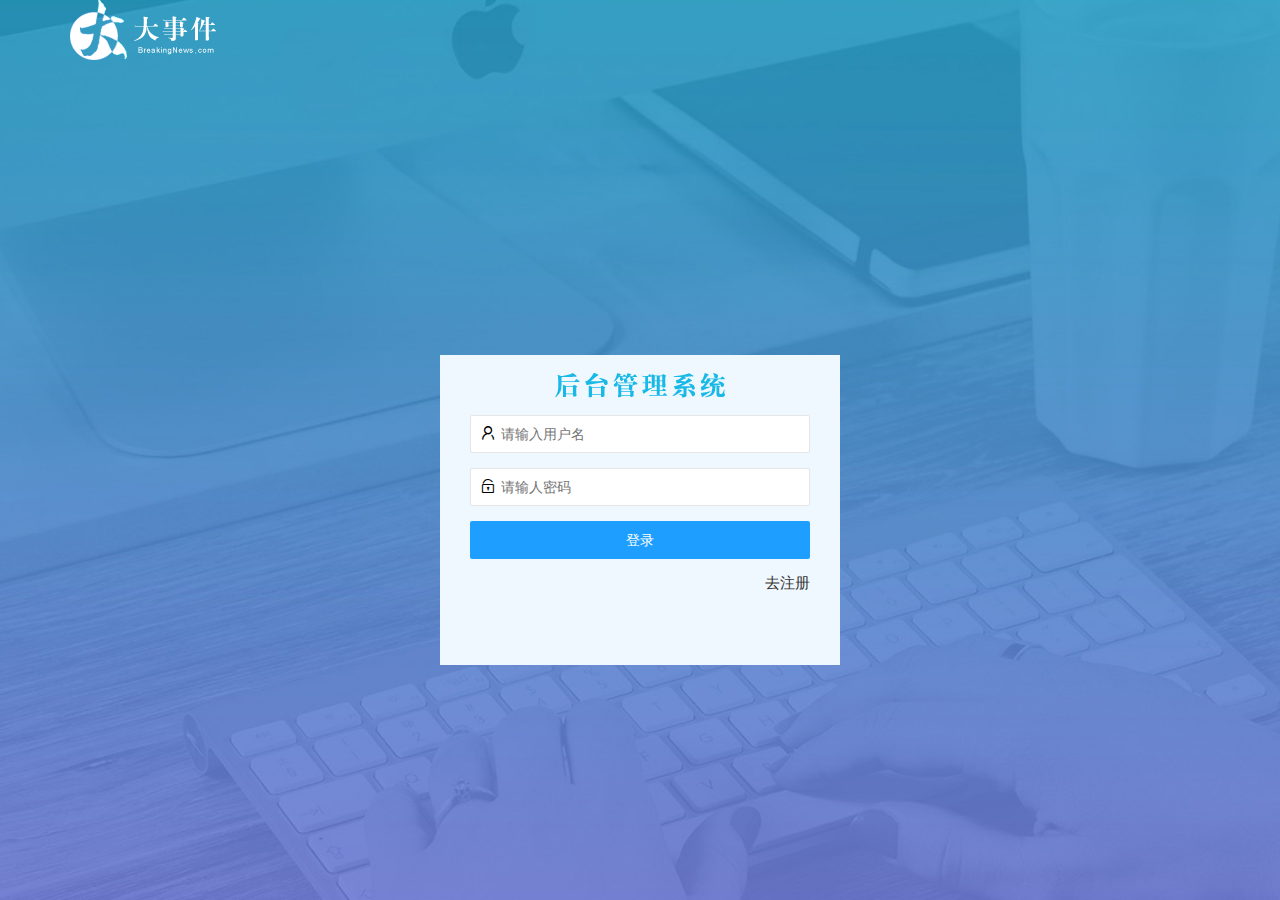
<file: login.html>
<!DOCTYPE html>
<html lang="en">

<head>
    <meta charset="UTF-8">
    <meta http-equiv="X-UA-Compatible" content="IE=edge">
    <meta name="viewport" content="width=device-width, initial-scale=1.0">
    <title>登录页面</title>
    <link rel="stylesheet" href="assets/lib/layui/css/layui.css">
    <link rel="stylesheet" href="assets/css/login.css">
</head>

<body>
    <!-- logo -->
    <div class="layui-main">
        <img src="/assets/images/logo.png" alt="">
    </div>
    <!-- 登录框 -->
    <div class="loginbox">
        <!-- logo -->
        <div class="loginbox_title">
        </div>
        <!-- 登录 -->
        <form class="layui-form login">
            <!-- 用户框 -->
            <div class="layui-form-item">
                <i class="layui-icon layui-icon-username"></i>
                <input type="text" name="username" lay-verify="required " placeholder="请输入用户名 " autocomplete="off " class="layui-input">
            </div>
            <!-- 密码框 -->
            <div class="layui-form-item">
                <i class="layui-icon layui-icon-password"></i>
                <input type="password" name="password" lay-verify="required" placeholder="请输人密码" autocomplete="off" class="layui-input">
            </div>
            <!-- 登录按钮 -->
            <div class="layui-form-item">
                <button class="layui-btn   layui-btn-normal layui-btn-fluid " lay-submit lay-filter="formDemo">登录</button>
            </div>
            <div class="layui-form-item  you ">
                <a class="loginbox_rep" href="javasprict:;">去注册</a>
            </div>
        </form>

        <!-- 注册 -->
        <form class="layui-form  rep">
            <!-- 用户框 -->
            <div class="layui-form-item">
                <i class="layui-icon layui-icon-username"></i>
                <input type="text" name="usname" required lay-verify="required" placeholder="请输入用户名 " autocomplete="off " class="layui-input rep2 ">
            </div>
            <!-- 密码框 -->
            <div class="layui-form-item ">
                <i class="layui-icon layui-icon-password "></i>
                <input type="password " name="userpassword" required lay-verify="required|pass " placeholder="请输人密码 " autocomplete="off " class="layui-input rep1 ">
            </div>
            <!-- 确认密码框 -->
            <div class="layui-form-item ">
                <i class="layui-icon layui-icon-password "></i>
                <input type="password " name="password " required lay-verify="required|pass|repwd" placeholder="确认密码密码 " autocomplete="off " class="layui-input ">
            </div>
            <!-- 登录按钮 -->
            <div class="layui-form-item ">
                <button class="layui-btn layui-btn-normal layui-btn-fluid  rep1 " lay-submit>注册</button>
            </div>
            <div class="layui-form-item you ">
                <a class="loginbox_login " href="javasprict:; ">登录</a>
            </div>
        </form>
    </div>
</body>
<script src="/assets/lib/layui/layui.all.js "></script>
<script src="/assets/lib/jquery.js "></script>
<script src="/assets/js/baseAPI.js"></script>
<script src="/assets/js/index.js "></script>

</html>
</file>
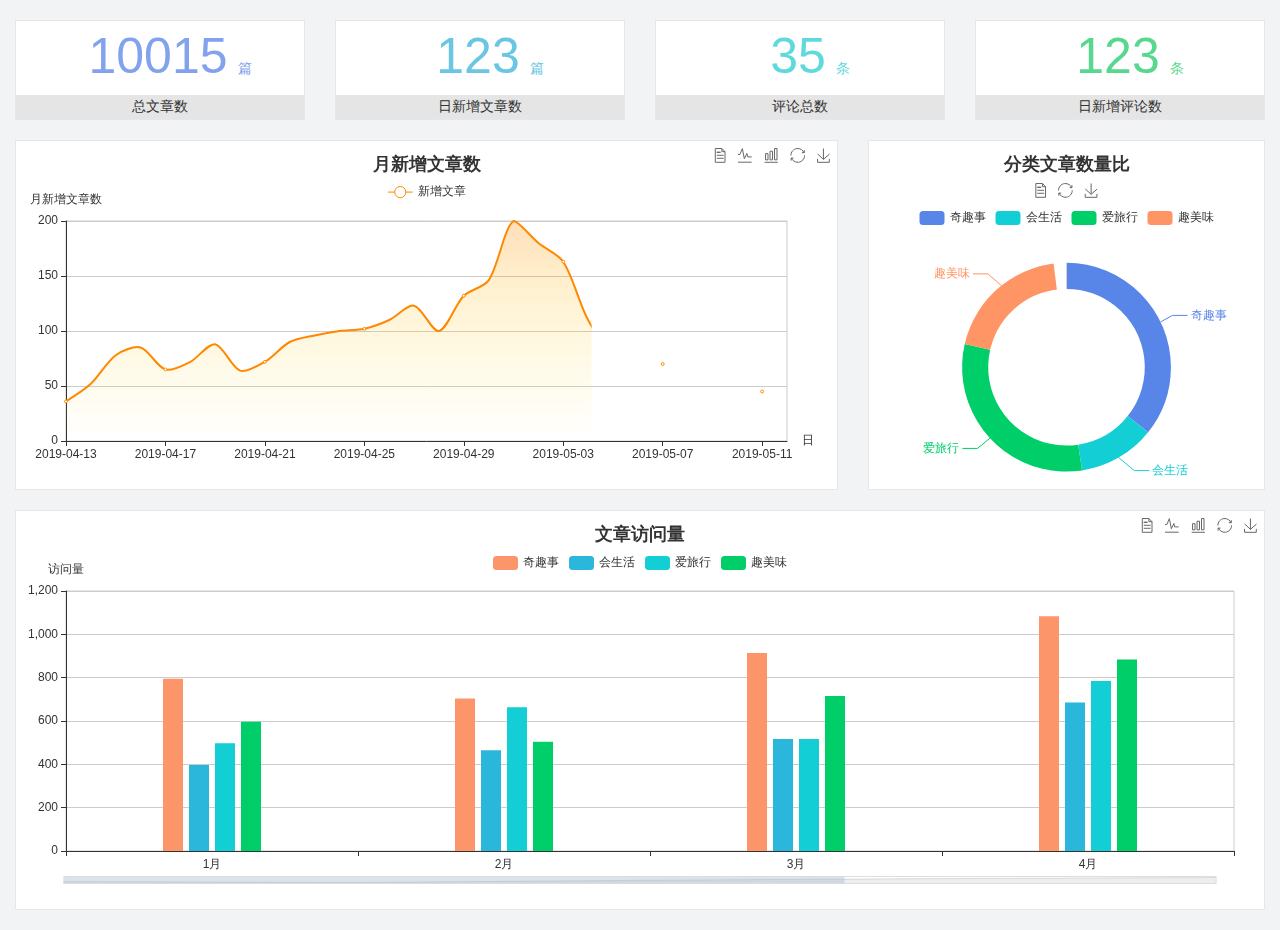
<file: home/dashboard.html>
<!DOCTYPE html>
<html lang="en">

<head>
  <meta charset="UTF-8">
  <meta name="viewport" content="width=device-width, initial-scale=1.0">
  <meta http-equiv="X-UA-Compatible" content="ie=edge">
  <title>图表统计</title>
  <link rel="stylesheet" href="../../assets/lib/bootstrap.css" />
  <link rel="stylesheet" href="../../assets/lib/main.css" />
  <script src="../../assets/lib/jquery.js"></script>
  <script type="text/javascript" src="../../assets/lib/echarts.min.js"></script>
</head>

<body>
  <div class="container-fluid">
    <div class="row spannel_list">
      <div class="col-sm-3 col-xs-6">
        <div class="spannel">
          <em>10015</em><span>篇</span>
          <b>总文章数</b>
        </div>
      </div>
      <div class="col-sm-3 col-xs-6">
        <div class="spannel scolor01">
          <em>123</em><span>篇</span>
          <b>日新增文章数</b>
        </div>
      </div>
      <div class="col-sm-3 col-xs-6">
        <div class="spannel scolor02">
          <em>35</em><span>条</span>
          <b>评论总数</b>
        </div>
      </div>
      <div class="col-sm-3 col-xs-6">
        <div class="spannel scolor03">
          <em>123</em><span>条</span>
          <b>日新增评论数</b>
        </div>
      </div>
    </div>
  </div>

  <div class="container-fluid">
    <div class="row curve-pie">
      <div class="col-lg-8 col-md-8">
        <div class="gragh_pannel" id="curve_show"></div>
      </div>
      <div class="col-lg-4 col-md-4">
        <div class="gragh_pannel" id="pie_show"></div>
      </div>
    </div>
  </div>

  <div class="container-fluid">
    <div class="column_pannel" id="column_show"></div>
  </div>

  <script>
    var oChart = echarts.init(document.getElementById('curve_show'));
    var aList_all = [
      { 'count': 36, 'date': '2019-04-13' },
      { 'count': 52, 'date': '2019-04-14' },
      { 'count': 78, 'date': '2019-04-15' },
      { 'count': 85, 'date': '2019-04-16' },
      { 'count': 65, 'date': '2019-04-17' },
      { 'count': 72, 'date': '2019-04-18' },
      { 'count': 88, 'date': '2019-04-19' },
      { 'count': 64, 'date': '2019-04-20' },
      { 'count': 72, 'date': '2019-04-21' },
      { 'count': 90, 'date': '2019-04-22' },
      { 'count': 96, 'date': '2019-04-23' },
      { 'count': 100, 'date': '2019-04-24' },
      { 'count': 102, 'date': '2019-04-25' },
      { 'count': 110, 'date': '2019-04-26' },
      { 'count': 123, 'date': '2019-04-27' },
      { 'count': 100, 'date': '2019-04-28' },
      { 'count': 132, 'date': '2019-04-29' },
      { 'count': 146, 'date': '2019-04-30' },
      { 'count': 200, 'date': '2019-05-01' },
      { 'count': 180, 'date': '2019-05-02' },
      { 'count': 163, 'date': '2019-05-03' },
      { 'count': 110, 'date': '2019-05-04' },
      { 'count': 80, 'date': '2019-05-05' },
      { 'count': 82, 'date': '2019-05-06' },
      { 'count': 70, 'date': '2019-05-07' },
      { 'count': 65, 'date': '2019-05-08' },
      { 'count': 54, 'date': '2019-05-09' },
      { 'count': 40, 'date': '2019-05-10' },
      { 'count': 45, 'date': '2019-05-11' },
      { 'count': 38, 'date': '2019-05-12' },
    ];

    let aCount = [];
    let aDate = [];

    for (var i = 0; i < aList_all.length; i++) {
      aCount.push(aList_all[i].count);
      aDate.push(aList_all[i].date);
    }

    var chartopt = {
      title: {
        text: '月新增文章数',
        left: 'center',
        top: '10'
      },
      tooltip: {
        trigger: 'axis'
      },
      legend: {
        data: ['新增文章'],
        top: '40'
      },
      toolbox: {
        show: true,
        feature: {
          mark: { show: true },
          dataView: { show: true, readOnly: false },
          magicType: { show: true, type: ['line', 'bar'] },
          restore: { show: true },
          saveAsImage: { show: true }
        }
      },
      calculable: true,
      xAxis: [
        {
          name: '日',
          type: 'category',
          boundaryGap: false,
          data: aDate
        }
      ],
      yAxis: [
        {
          name: '月新增文章数',
          type: 'value'
        }
      ],
      series: [
        {
          name: '新增文章',
          type: 'line',
          smooth: true,
          itemStyle: { normal: { areaStyle: { type: 'default' }, color: '#f80' }, lineStyle: { color: '#f80' } },
          data: aCount
        }],
      areaStyle: {
        normal: {
          color: new echarts.graphic.LinearGradient(0, 0, 0, 1, [{
            offset: 0,
            color: 'rgba(255,136,0,0.39)'
          }, {
            offset: .34,
            color: 'rgba(255,180,0,0.25)'
          }, {
            offset: 1,
            color: 'rgba(255,222,0,0.00)'
          }])

        }
      },
      grid: {
        show: true,
        x: 50,
        x2: 50,
        y: 80,
        height: 220
      }
    };

    oChart.setOption(chartopt);


    var oPie = echarts.init(document.getElementById('pie_show'));
    var oPieopt =
    {
      title: {
        top: 10,
        text: '分类文章数量比',
        x: 'center'
      },
      tooltip: {
        trigger: 'item',
        formatter: "{a} <br/>{b} : {c} ({d}%)"
      },
      color: ['#5885e8', '#13cfd5', '#00ce68', '#ff9565'],
      legend: {
        x: 'center',
        top: 65,
        data: ['奇趣事', '会生活', '爱旅行', '趣美味']
      },
      toolbox: {
        show: true,
        x: 'center',
        top: 35,
        feature: {
          mark: { show: true },
          dataView: { show: true, readOnly: false },
          magicType: {
            show: true,
            type: ['pie', 'funnel'],
            option: {
              funnel: {
                x: '25%',
                width: '50%',
                funnelAlign: 'left',
                max: 1548
              }
            }
          },
          restore: { show: true },
          saveAsImage: { show: true }
        }
      },
      calculable: true,
      series: [
        {
          name: '访问来源',
          type: 'pie',
          radius: ['45%', '60%'],
          center: ['50%', '65%'],
          data: [
            { value: 300, name: '奇趣事' },
            { value: 100, name: '会生活' },
            { value: 260, name: '爱旅行' },
            { value: 180, name: '趣美味' }
          ]
        }
      ]
    };
    oPie.setOption(oPieopt);



    var oColumn = this.echarts.init(document.getElementById('column_show'));
    var oColumnopt =
    {
      title: {
        text: '文章访问量',
        left: 'center',
        top: '10'
      },
      tooltip: {
        trigger: 'axis'
      },
      legend: {
        data: ['奇趣事', '会生活', '爱旅行', '趣美味'],
        top: '40'
      },
      toolbox: {
        show: true,
        feature: {
          mark: { show: true },
          dataView: { show: true, readOnly: false },
          magicType: { show: true, type: ['line', 'bar'] },
          restore: { show: true },
          saveAsImage: { show: true }
        }
      },
      calculable: true,
      xAxis: [
        {
          type: 'category',
          data: ['1月', '2月', '3月', '4月', '5月']
        }
      ],
      yAxis: [
        {
          name: '访问量',
          type: 'value'
        }
      ],
      series: [
        {
          name: '奇趣事',
          type: 'bar',
          barWidth: 20,
          itemStyle: {
            normal: { areaStyle: { type: 'default' }, color: '#fd956a' }
          },
          data: [800, 708, 920, 1090, 1200]
        },
        {
          name: '会生活',
          type: 'bar',
          barWidth: 20,
          itemStyle: {
            normal: { areaStyle: { type: 'default' }, color: '#2bb6db' }
          },
          data: [400, 468, 520, 690, 800]
        },
        {
          name: '爱旅行',
          type: 'bar',
          barWidth: 20,
          itemStyle: {
            normal: { areaStyle: { type: 'default' }, color: '#13cfd5' }
          },
          data: [500, 668, 520, 790, 900]
        },
        {
          name: '趣美味',
          type: 'bar',
          barWidth: 20,
          itemStyle: {
            normal: { areaStyle: { type: 'default' }, color: '#00ce68' }
          },
          data: [600, 508, 720, 890, 1000]
        }
      ],
      grid: {
        show: true,
        x: 50,
        x2: 30,
        y: 80,
        height: 260
      },
      dataZoom: [//给x轴设置滚动条
        {
          start: 0,//默认为0
          end: 100 - 1000 / 31,//默认为100
          type: 'slider',
          show: true,
          xAxisIndex: [0],
          handleSize: 0,//滑动条的 左右2个滑动条的大小
          height: 8,//组件高度
          left: 45, //左边的距离
          right: 50,//右边的距离
          bottom: 26,//右边的距离
          handleColor: '#ddd',//h滑动图标的颜色
          handleStyle: {
            borderColor: "#cacaca",
            borderWidth: "1",
            shadowBlur: 2,
            background: "#ddd",
            shadowColor: "#ddd",
          }
        }]
    };
    oColumn.setOption(oColumnopt);
  </script>
</body>

</html>
</file>
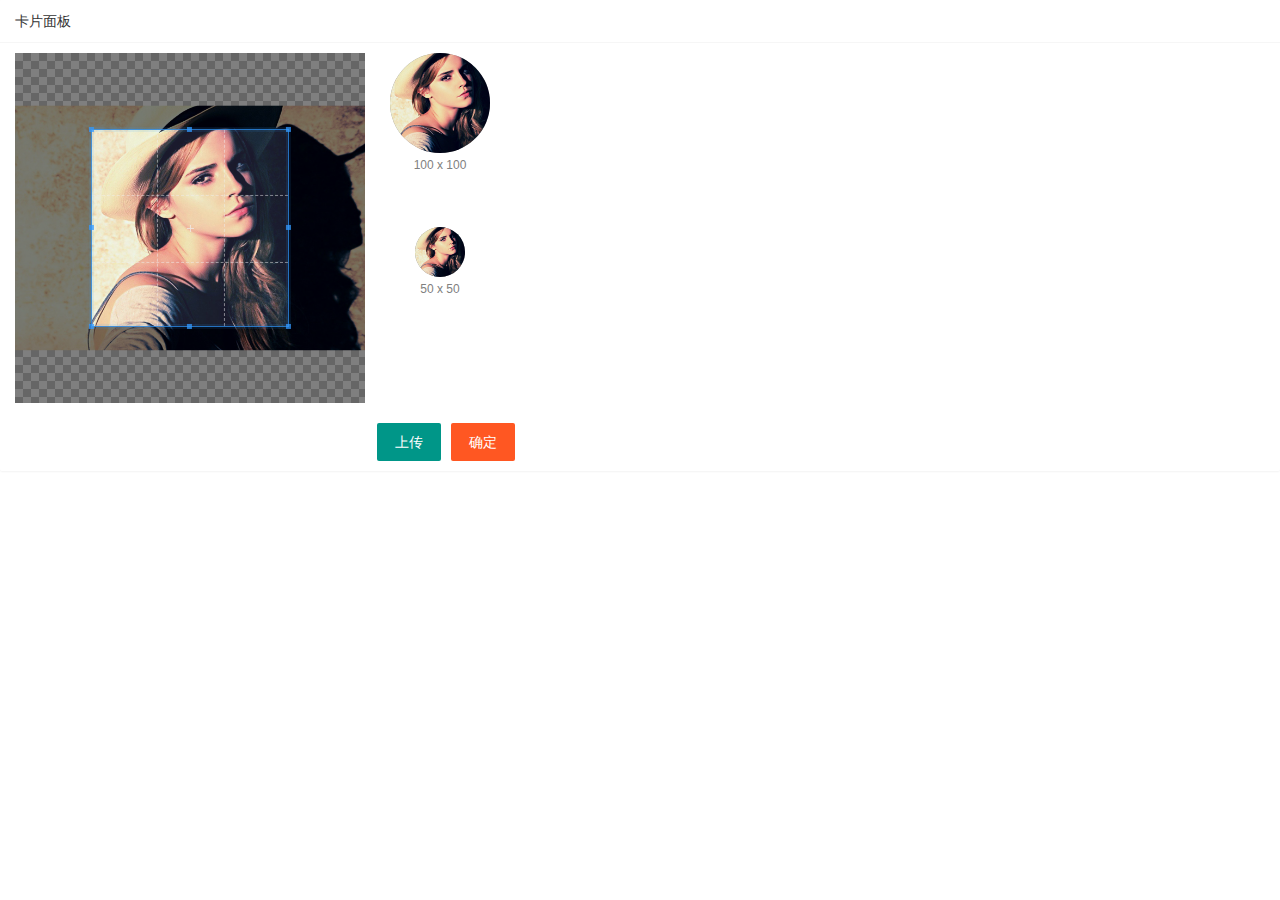
<file: home/uesr_avater.html>
<!DOCTYPE html>
<html lang="en">

<head>
    <meta charset="UTF-8">
    <meta http-equiv="X-UA-Compatible" content="IE=edge">
    <meta name="viewport" content="width=device-width, initial-scale=1.0">
    <title>Document</title>
    <link rel="stylesheet" href="/assets/lib/cropper/cropper.css">
    <link rel="stylesheet" href="/assets/lib/layui/css/layui.css">
    <link rel="stylesheet" href="/assets/css/user_avater.css">
</head>

<body>
    <div class="layui-card">
        <div class="layui-card-header">卡片面板</div>
        <div class="layui-card-body">
            <!-- 第一行的图片裁剪和预览区域 -->
            <div class="row1">
                <!-- 图片裁剪区域 -->
                <div class="cropper-box">
                    <!-- 这个 img 标签很重要，将来会把它初始化为裁剪区域 -->
                    <img id="image" src="/assets/images/sample2.jpg" />
                </div>
                <!-- 图片的预览区域 -->
                <div class="preview-box">
                    <div>
                        <!-- 宽高为 100px 的预览区域 -->
                        <div class="img-preview w100"></div>
                        <p class="size">100 x 100</p>
                    </div>
                    <div>
                        <!-- 宽高为 50px 的预览区域 -->
                        <div class="img-preview w50"></div>
                        <p class="size">50 x 50</p>
                    </div>
                </div>
            </div>
            <!-- 第二行的按钮区域 -->
            <div class="row2">
                <input type="file" id="file" accept="image/png,image/jpeg">
                <button id="btn_sc" type="button" class="layui-btn">上传</button>
                <button type="button" class="layui-btn layui-btn-danger">确定</button>


            </div>
        </div>


</body>
<script src="/assets/lib/layui/layui.all.js"></script>
<script src="/assets/lib/jquery.js"></script>
<script src="/assets/js/baseAPI.js"></script>
<script src="/assets/lib/cropper/Cropper.js"></script>
<script src="/assets/lib/cropper/jquery-cropper.js"></script>
<script src="/assets/js/user_avater.js"></script>

</html>
</file>
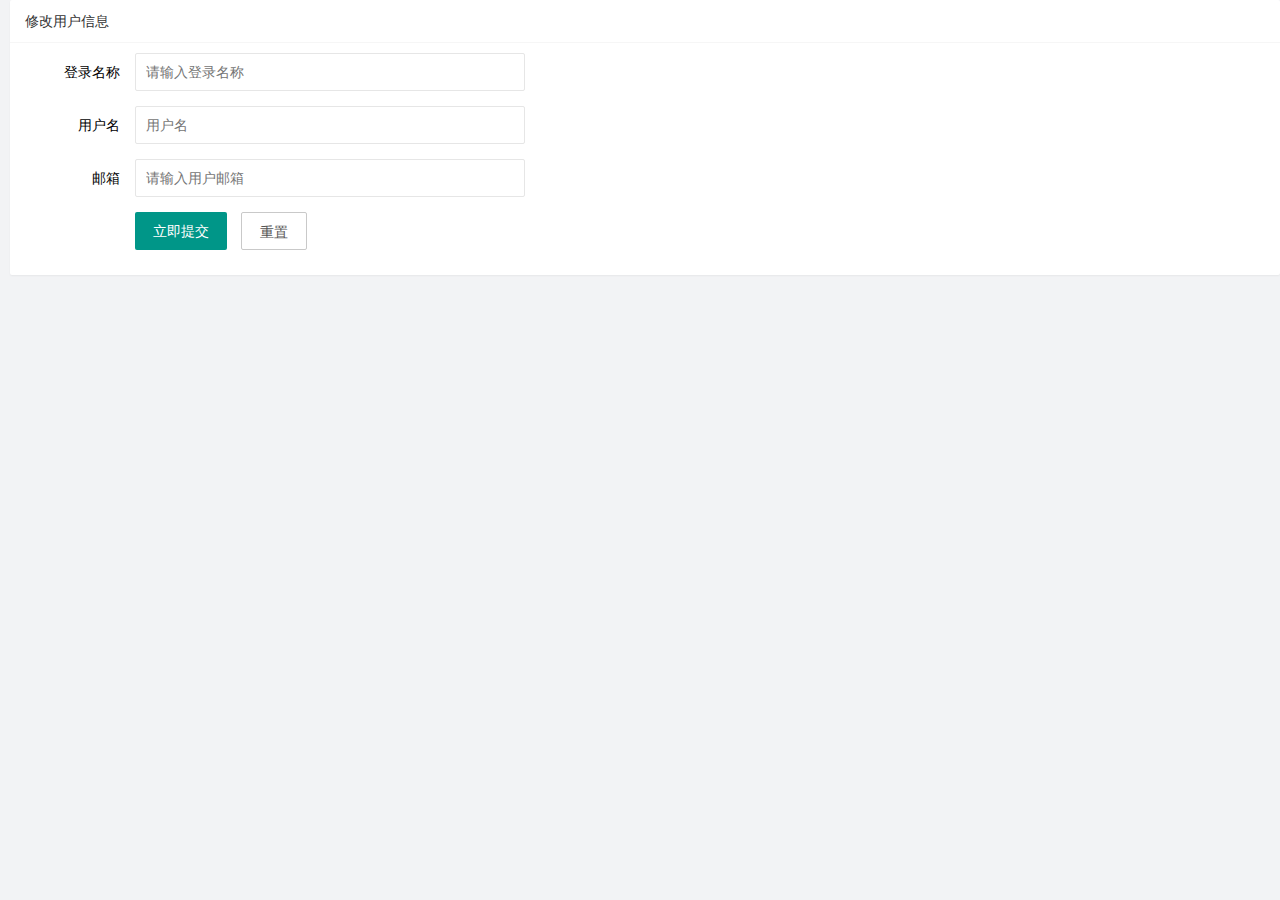
<file: home/user_info.html>
<!DOCTYPE html>
<html lang="en">

<head>
    <meta charset="UTF-8">
    <meta http-equiv="X-UA-Compatible" content="IE=edge">
    <meta name="viewport" content="width=device-width, initial-scale=1.0">
    <title>Document</title>
    <link rel="stylesheet" href="/assets/lib/layui/css/layui.css">
    <link rel="stylesheet" href="/assets/css/user.css">
</head>

<body>
    <div class="layui-card">
        <div class="layui-card-header">修改用户信息</div>
        <div class="layui-card-body">
            <form class="layui-form from2" lay-filter="formuser">
                <input type="hidden" value="" name="id">
                <div class="layui-form-item">
                    <label class="layui-form-label">登录名称</label>
                    <div class="layui-input-block">
                        <input type="text" name="username" readonly required lay-verify="filte" placeholder="请输入登录名称" autocomplete="off" class="layui-input">
                    </div>
                </div>
                <div class="layui-form-item">
                    <label class="layui-form-label">用户名</label>
                    <div class="layui-input-block">
                        <input type="text" name="nickname" required lay-verify="required|nikename" placeholder="用户名" autocomplete="off" class="layui-input">
                    </div>
                </div>
                <div class="layui-form-item">
                    <label class="layui-form-label">邮箱</label>
                    <div class="layui-input-block">
                        <input type="text" name="email" required lay-verify="required|email" placeholder="请输入用户邮箱" autocomplete="off" class="layui-input">
                    </div>
                </div>
                <div class="layui-form-item">
                    <div class="layui-input-block">
                        <button class="layui-btn  btn_tijiao" lay-submit lay-filter="formDemo">立即提交</button>
                        <button type="reset" class="layui-btn layui-btn-primary btnReset">重置</button>
                    </div>
                </div>
            </form>

        </div>
    </div>



</body>
<script src="/assets/lib/layui/layui.all.js"></script>
<script src="/assets/lib/jquery.js"></script>
<script src="/assets/js/baseAPI.js"></script>
<script src="/assets/js/index.js"></script>

<script src="/assets/js/user.js"></script>

</html>
</file>
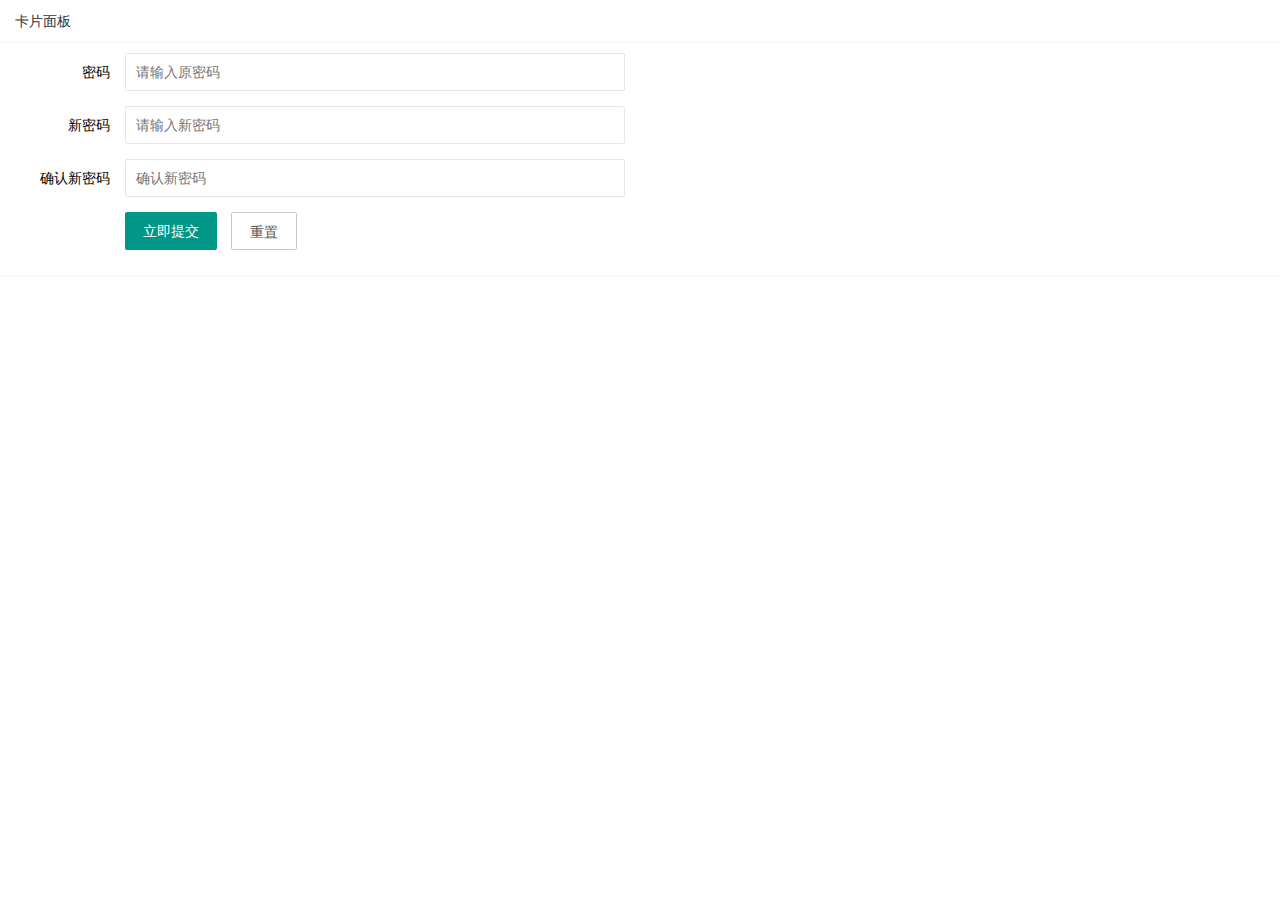
<file: home/user_pwd.html>
<!DOCTYPE html>
<html lang="en">

<head>
    <meta charset="UTF-8">
    <meta http-equiv="X-UA-Compatible" content="IE=edge">
    <meta name="viewport" content="width=device-width, initial-scale=1.0">
    <title>Document</title>
    <link rel="stylesheet" href="/assets/lib/layui/css/layui.css">
    <link rel="stylesheet" href="/assets/css/userpwd.css">
</head>

<body>
    <div class="layui-card">
        <div class="layui-card-header">卡片面板</div>
        <div class="layui-card-body">
            <form class="layui-form">
                <div class="layui-form-item">
                    <label class="layui-form-label">密码</label>
                    <div class="layui-input-block">
                        <input type="text" name="oldPwd" required lay-verify="required|pass" placeholder="请输入原密码" autocomplete="off" class="layui-input pwd">
                    </div>
                </div>
                <div class="layui-form-item">
                    <label class="layui-form-label">新密码</label>
                    <div class="layui-input-block">
                        <input type="text" name="newPwd" required lay-verify="required|nwe" placeholder="请输入新密码" autocomplete="off" class="layui-input pwd1">
                    </div>
                </div>
                <div class="layui-form-item">
                    <label class="layui-form-label">确认新密码</label>
                    <div class="layui-input-block">
                        <input type="text" name="repwd" required lay-verify="required|repwd" placeholder="确认新密码" autocomplete="off" class="layui-input">
                    </div>
                </div>
                <div class="layui-form-item">
                    <div class="layui-input-block">
                        <button class="layui-btn" lay-submit lay-filter="formDemo">立即提交</button>
                        <button type="reset" class="layui-btn layui-btn-primary">重置</button>
                    </div>
                </div>

            </form>

        </div>
    </div>
    <script src="/assets/lib/layui/layui.all.js"></script>
    <script src="/assets/lib/jquery.js"></script>
    <script src="/assets/js/baseAPI.js"></script>
    <script src="/assets/js/user_pwd.js"></script>

</body>

</html>
</file>
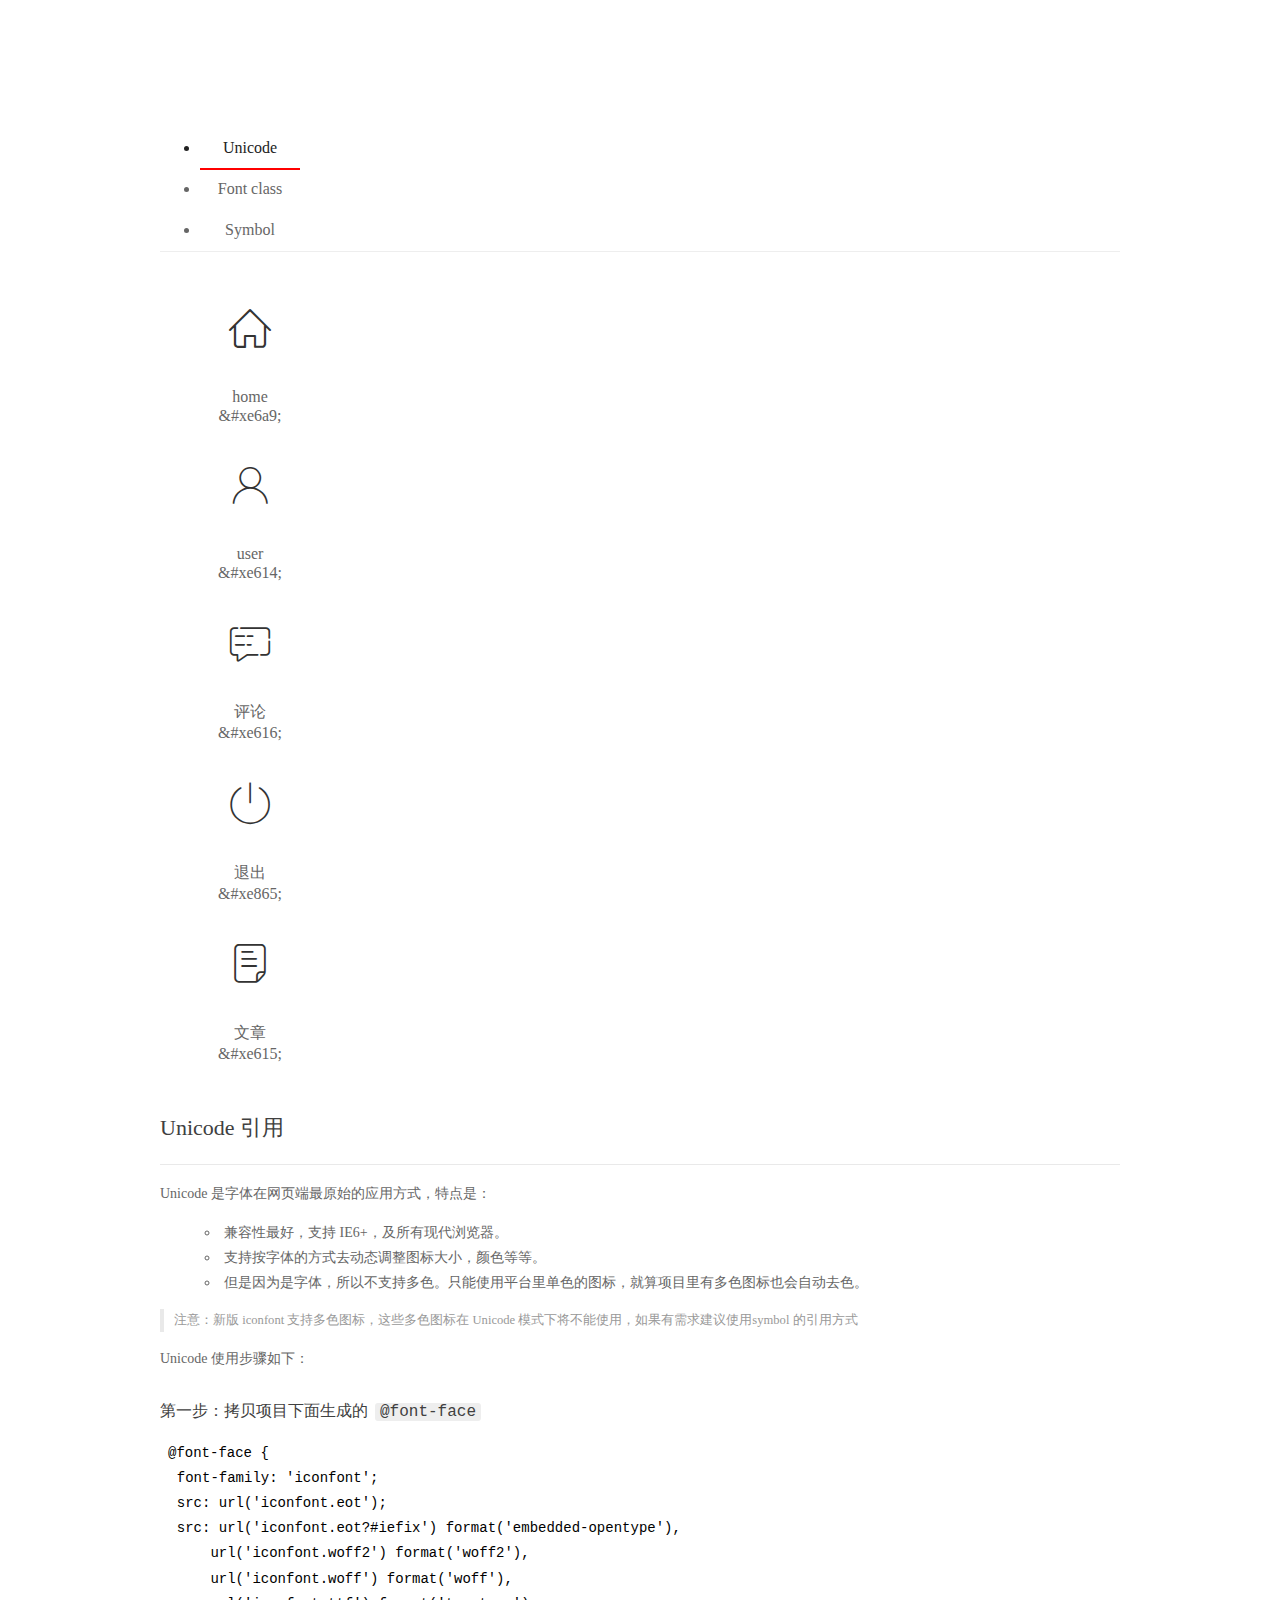
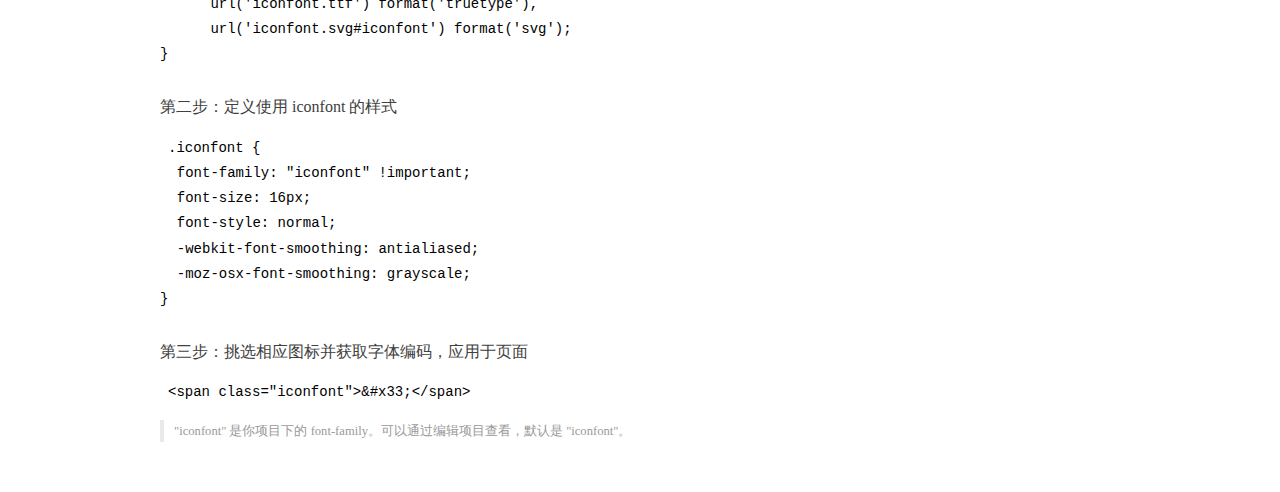
<file: assets/fonts/demo_index.html>
<!DOCTYPE html>
<html>
<head>
  <meta charset="utf-8"/>
  <title>IconFont Demo</title>
  <link rel="shortcut icon" href="https://gtms04.alicdn.com/tps/i4/TB1_oz6GVXXXXaFXpXXJDFnIXXX-64-64.ico" type="image/x-icon"/>
  <link rel="stylesheet" href="https://g.alicdn.com/thx/cube/1.3.2/cube.min.css">
  <link rel="stylesheet" href="demo.css">
  <link rel="stylesheet" href="iconfont.css">
  <script src="iconfont.js"></script>
  <!-- jQuery -->
  <script src="https://a1.alicdn.com/oss/uploads/2018/12/26/7bfddb60-08e8-11e9-9b04-53e73bb6408b.js"></script>
  <!-- 代码高亮 -->
  <script src="https://a1.alicdn.com/oss/uploads/2018/12/26/a3f714d0-08e6-11e9-8a15-ebf944d7534c.js"></script>
</head>
<body>
  <div class="main">
    <h1 class="logo"><a href="https://www.iconfont.cn/" title="iconfont 首页" target="_blank">&#xe86b;</a></h1>
    <div class="nav-tabs">
      <ul id="tabs" class="dib-box">
        <li class="dib active"><span>Unicode</span></li>
        <li class="dib"><span>Font class</span></li>
        <li class="dib"><span>Symbol</span></li>
      </ul>
      
    </div>
    <div class="tab-container">
      <div class="content unicode" style="display: block;">
          <ul class="icon_lists dib-box">
          
            <li class="dib">
              <span class="icon iconfont">&#xe6a9;</span>
                <div class="name">home</div>
                <div class="code-name">&amp;#xe6a9;</div>
              </li>
          
            <li class="dib">
              <span class="icon iconfont">&#xe614;</span>
                <div class="name">user</div>
                <div class="code-name">&amp;#xe614;</div>
              </li>
          
            <li class="dib">
              <span class="icon iconfont">&#xe616;</span>
                <div class="name">评论</div>
                <div class="code-name">&amp;#xe616;</div>
              </li>
          
            <li class="dib">
              <span class="icon iconfont">&#xe865;</span>
                <div class="name">退出</div>
                <div class="code-name">&amp;#xe865;</div>
              </li>
          
            <li class="dib">
              <span class="icon iconfont">&#xe615;</span>
                <div class="name">文章</div>
                <div class="code-name">&amp;#xe615;</div>
              </li>
          
          </ul>
          <div class="article markdown">
          <h2 id="unicode-">Unicode 引用</h2>
          <hr>

          <p>Unicode 是字体在网页端最原始的应用方式，特点是：</p>
          <ul>
            <li>兼容性最好，支持 IE6+，及所有现代浏览器。</li>
            <li>支持按字体的方式去动态调整图标大小，颜色等等。</li>
            <li>但是因为是字体，所以不支持多色。只能使用平台里单色的图标，就算项目里有多色图标也会自动去色。</li>
          </ul>
          <blockquote>
            <p>注意：新版 iconfont 支持多色图标，这些多色图标在 Unicode 模式下将不能使用，如果有需求建议使用symbol 的引用方式</p>
          </blockquote>
          <p>Unicode 使用步骤如下：</p>
          <h3 id="-font-face">第一步：拷贝项目下面生成的 <code>@font-face</code></h3>
<pre><code class="language-css"
>@font-face {
  font-family: 'iconfont';
  src: url('iconfont.eot');
  src: url('iconfont.eot?#iefix') format('embedded-opentype'),
      url('iconfont.woff2') format('woff2'),
      url('iconfont.woff') format('woff'),
      url('iconfont.ttf') format('truetype'),
      url('iconfont.svg#iconfont') format('svg');
}
</code></pre>
          <h3 id="-iconfont-">第二步：定义使用 iconfont 的样式</h3>
<pre><code class="language-css"
>.iconfont {
  font-family: "iconfont" !important;
  font-size: 16px;
  font-style: normal;
  -webkit-font-smoothing: antialiased;
  -moz-osx-font-smoothing: grayscale;
}
</code></pre>
          <h3 id="-">第三步：挑选相应图标并获取字体编码，应用于页面</h3>
<pre>
<code class="language-html"
>&lt;span class="iconfont"&gt;&amp;#x33;&lt;/span&gt;
</code></pre>
          <blockquote>
            <p>"iconfont" 是你项目下的 font-family。可以通过编辑项目查看，默认是 "iconfont"。</p>
          </blockquote>
          </div>
      </div>
      <div class="content font-class">
        <ul class="icon_lists dib-box">
          
          <li class="dib">
            <span class="icon iconfont icon-home"></span>
            <div class="name">
              home
            </div>
            <div class="code-name">.icon-home
            </div>
          </li>
          
          <li class="dib">
            <span class="icon iconfont icon-user"></span>
            <div class="name">
              user
            </div>
            <div class="code-name">.icon-user
            </div>
          </li>
          
          <li class="dib">
            <span class="icon iconfont icon-pinglun"></span>
            <div class="name">
              评论
            </div>
            <div class="code-name">.icon-pinglun
            </div>
          </li>
          
          <li class="dib">
            <span class="icon iconfont icon-tuichu"></span>
            <div class="name">
              退出
            </div>
            <div class="code-name">.icon-tuichu
            </div>
          </li>
          
          <li class="dib">
            <span class="icon iconfont icon-16"></span>
            <div class="name">
              文章
            </div>
            <div class="code-name">.icon-16
            </div>
          </li>
          
        </ul>
        <div class="article markdown">
        <h2 id="font-class-">font-class 引用</h2>
        <hr>

        <p>font-class 是 Unicode 使用方式的一种变种，主要是解决 Unicode 书写不直观，语意不明确的问题。</p>
        <p>与 Unicode 使用方式相比，具有如下特点：</p>
        <ul>
          <li>兼容性良好，支持 IE8+，及所有现代浏览器。</li>
          <li>相比于 Unicode 语意明确，书写更直观。可以很容易分辨这个 icon 是什么。</li>
          <li>因为使用 class 来定义图标，所以当要替换图标时，只需要修改 class 里面的 Unicode 引用。</li>
          <li>不过因为本质上还是使用的字体，所以多色图标还是不支持的。</li>
        </ul>
        <p>使用步骤如下：</p>
        <h3 id="-fontclass-">第一步：引入项目下面生成的 fontclass 代码：</h3>
<pre><code class="language-html">&lt;link rel="stylesheet" href="./iconfont.css"&gt;
</code></pre>
        <h3 id="-">第二步：挑选相应图标并获取类名，应用于页面：</h3>
<pre><code class="language-html">&lt;span class="iconfont icon-xxx"&gt;&lt;/span&gt;
</code></pre>
        <blockquote>
          <p>"
            iconfont" 是你项目下的 font-family。可以通过编辑项目查看，默认是 "iconfont"。</p>
        </blockquote>
      </div>
      </div>
      <div class="content symbol">
          <ul class="icon_lists dib-box">
          
            <li class="dib">
                <svg class="icon svg-icon" aria-hidden="true">
                  <use xlink:href="#icon-home"></use>
                </svg>
                <div class="name">home</div>
                <div class="code-name">#icon-home</div>
            </li>
          
            <li class="dib">
                <svg class="icon svg-icon" aria-hidden="true">
                  <use xlink:href="#icon-user"></use>
                </svg>
                <div class="name">user</div>
                <div class="code-name">#icon-user</div>
            </li>
          
            <li class="dib">
                <svg class="icon svg-icon" aria-hidden="true">
                  <use xlink:href="#icon-pinglun"></use>
                </svg>
                <div class="name">评论</div>
                <div class="code-name">#icon-pinglun</div>
            </li>
          
            <li class="dib">
                <svg class="icon svg-icon" aria-hidden="true">
                  <use xlink:href="#icon-tuichu"></use>
                </svg>
                <div class="name">退出</div>
                <div class="code-name">#icon-tuichu</div>
            </li>
          
            <li class="dib">
                <svg class="icon svg-icon" aria-hidden="true">
                  <use xlink:href="#icon-16"></use>
                </svg>
                <div class="name">文章</div>
                <div class="code-name">#icon-16</div>
            </li>
          
          </ul>
          <div class="article markdown">
          <h2 id="symbol-">Symbol 引用</h2>
          <hr>

          <p>这是一种全新的使用方式，应该说这才是未来的主流，也是平台目前推荐的用法。相关介绍可以参考这篇<a href="">文章</a>
            这种用法其实是做了一个 SVG 的集合，与另外两种相比具有如下特点：</p>
          <ul>
            <li>支持多色图标了，不再受单色限制。</li>
            <li>通过一些技巧，支持像字体那样，通过 <code>font-size</code>, <code>color</code> 来调整样式。</li>
            <li>兼容性较差，支持 IE9+，及现代浏览器。</li>
            <li>浏览器渲染 SVG 的性能一般，还不如 png。</li>
          </ul>
          <p>使用步骤如下：</p>
          <h3 id="-symbol-">第一步：引入项目下面生成的 symbol 代码：</h3>
<pre><code class="language-html">&lt;script src="./iconfont.js"&gt;&lt;/script&gt;
</code></pre>
          <h3 id="-css-">第二步：加入通用 CSS 代码（引入一次就行）：</h3>
<pre><code class="language-html">&lt;style&gt;
.icon {
  width: 1em;
  height: 1em;
  vertical-align: -0.15em;
  fill: currentColor;
  overflow: hidden;
}
&lt;/style&gt;
</code></pre>
          <h3 id="-">第三步：挑选相应图标并获取类名，应用于页面：</h3>
<pre><code class="language-html">&lt;svg class="icon" aria-hidden="true"&gt;
  &lt;use xlink:href="#icon-xxx"&gt;&lt;/use&gt;
&lt;/svg&gt;
</code></pre>
          </div>
      </div>

    </div>
  </div>
  <script>
  $(document).ready(function () {
      $('.tab-container .content:first').show()

      $('#tabs li').click(function (e) {
        var tabContent = $('.tab-container .content')
        var index = $(this).index()

        if ($(this).hasClass('active')) {
          return
        } else {
          $('#tabs li').removeClass('active')
          $(this).addClass('active')

          tabContent.hide().eq(index).fadeIn()
        }
      })
    })
  </script>
</body>
</html>
</file>
<file: assets/lib/layui/css/layui.css>
/** layui-v2.5.5 MIT License By https://www.layui.com */
 .layui-inline,img{display:inline-block;vertical-align:middle}h1,h2,h3,h4,h5,h6{font-weight:400}.layui-edge,.layui-header,.layui-inline,.layui-main{position:relative}.layui-body,.layui-edge,.layui-elip{overflow:hidden}.layui-btn,.layui-edge,.layui-inline,img{vertical-align:middle}.layui-btn,.layui-disabled,.layui-icon,.layui-unselect{-moz-user-select:none;-webkit-user-select:none;-ms-user-select:none}.layui-elip,.layui-form-checkbox span,.layui-form-pane .layui-form-label{text-overflow:ellipsis;white-space:nowrap}.layui-breadcrumb,.layui-tree-btnGroup{visibility:hidden}blockquote,body,button,dd,div,dl,dt,form,h1,h2,h3,h4,h5,h6,input,li,ol,p,pre,td,textarea,th,ul{margin:0;padding:0;-webkit-tap-highlight-color:rgba(0,0,0,0)}a:active,a:hover{outline:0}img{border:none}li{list-style:none}table{border-collapse:collapse;border-spacing:0}h4,h5,h6{font-size:100%}button,input,optgroup,option,select,textarea{font-family:inherit;font-size:inherit;font-style:inherit;font-weight:inherit;outline:0}pre{white-space:pre-wrap;white-space:-moz-pre-wrap;white-space:-pre-wrap;white-space:-o-pre-wrap;word-wrap:break-word}body{line-height:24px;font:14px Helvetica Neue,Helvetica,PingFang SC,Tahoma,Arial,sans-serif}hr{height:1px;margin:10px 0;border:0;clear:both}a{color:#333;text-decoration:none}a:hover{color:#777}a cite{font-style:normal;*cursor:pointer}.layui-border-box,.layui-border-box *{box-sizing:border-box}.layui-box,.layui-box *{box-sizing:content-box}.layui-clear{clear:both;*zoom:1}.layui-clear:after{content:'\20';clear:both;*zoom:1;display:block;height:0}.layui-inline{*display:inline;*zoom:1}.layui-edge{display:inline-block;width:0;height:0;border-width:6px;border-style:dashed;border-color:transparent}.layui-edge-top{top:-4px;border-bottom-color:#999;border-bottom-style:solid}.layui-edge-right{border-left-color:#999;border-left-style:solid}.layui-edge-bottom{top:2px;border-top-color:#999;border-top-style:solid}.layui-edge-left{border-right-color:#999;border-right-style:solid}.layui-disabled,.layui-disabled:hover{color:#d2d2d2!important;cursor:not-allowed!important}.layui-circle{border-radius:100%}.layui-show{display:block!important}.layui-hide{display:none!important}@font-face{font-family:layui-icon;src:url(../font/iconfont.eot?v=250);src:url(../font/iconfont.eot?v=250#iefix) format('embedded-opentype'),url(../font/iconfont.woff2?v=250) format('woff2'),url(../font/iconfont.woff?v=250) format('woff'),url(../font/iconfont.ttf?v=250) format('truetype'),url(../font/iconfont.svg?v=250#layui-icon) format('svg')}.layui-icon{font-family:layui-icon!important;font-size:16px;font-style:normal;-webkit-font-smoothing:antialiased;-moz-osx-font-smoothing:grayscale}.layui-icon-reply-fill:before{content:"\e611"}.layui-icon-set-fill:before{content:"\e614"}.layui-icon-menu-fill:before{content:"\e60f"}.layui-icon-search:before{content:"\e615"}.layui-icon-share:before{content:"\e641"}.layui-icon-set-sm:before{content:"\e620"}.layui-icon-engine:before{content:"\e628"}.layui-icon-close:before{content:"\1006"}.layui-icon-close-fill:before{content:"\1007"}.layui-icon-chart-screen:before{content:"\e629"}.layui-icon-star:before{content:"\e600"}.layui-icon-circle-dot:before{content:"\e617"}.layui-icon-chat:before{content:"\e606"}.layui-icon-release:before{content:"\e609"}.layui-icon-list:before{content:"\e60a"}.layui-icon-chart:before{content:"\e62c"}.layui-icon-ok-circle:before{content:"\1005"}.layui-icon-layim-theme:before{content:"\e61b"}.layui-icon-table:before{content:"\e62d"}.layui-icon-right:before{content:"\e602"}.layui-icon-left:before{content:"\e603"}.layui-icon-cart-simple:before{content:"\e698"}.layui-icon-face-cry:before{content:"\e69c"}.layui-icon-face-smile:before{content:"\e6af"}.layui-icon-survey:before{content:"\e6b2"}.layui-icon-tree:before{content:"\e62e"}.layui-icon-upload-circle:before{content:"\e62f"}.layui-icon-add-circle:before{content:"\e61f"}.layui-icon-download-circle:before{content:"\e601"}.layui-icon-templeate-1:before{content:"\e630"}.layui-icon-util:before{content:"\e631"}.layui-icon-face-surprised:before{content:"\e664"}.layui-icon-edit:before{content:"\e642"}.layui-icon-speaker:before{content:"\e645"}.layui-icon-down:before{content:"\e61a"}.layui-icon-file:before{content:"\e621"}.layui-icon-layouts:before{content:"\e632"}.layui-icon-rate-half:before{content:"\e6c9"}.layui-icon-add-circle-fine:before{content:"\e608"}.layui-icon-prev-circle:before{content:"\e633"}.layui-icon-read:before{content:"\e705"}.layui-icon-404:before{content:"\e61c"}.layui-icon-carousel:before{content:"\e634"}.layui-icon-help:before{content:"\e607"}.layui-icon-code-circle:before{content:"\e635"}.layui-icon-water:before{content:"\e636"}.layui-icon-username:before{content:"\e66f"}.layui-icon-find-fill:before{content:"\e670"}.layui-icon-about:before{content:"\e60b"}.layui-icon-location:before{content:"\e715"}.layui-icon-up:before{content:"\e619"}.layui-icon-pause:before{content:"\e651"}.layui-icon-date:before{content:"\e637"}.layui-icon-layim-uploadfile:before{content:"\e61d"}.layui-icon-delete:before{content:"\e640"}.layui-icon-play:before{content:"\e652"}.layui-icon-top:before{content:"\e604"}.layui-icon-friends:before{content:"\e612"}.layui-icon-refresh-3:before{content:"\e9aa"}.layui-icon-ok:before{content:"\e605"}.layui-icon-layer:before{content:"\e638"}.layui-icon-face-smile-fine:before{content:"\e60c"}.layui-icon-dollar:before{content:"\e659"}.layui-icon-group:before{content:"\e613"}.layui-icon-layim-download:before{content:"\e61e"}.layui-icon-picture-fine:before{content:"\e60d"}.layui-icon-link:before{content:"\e64c"}.layui-icon-diamond:before{content:"\e735"}.layui-icon-log:before{content:"\e60e"}.layui-icon-rate-solid:before{content:"\e67a"}.layui-icon-fonts-del:before{content:"\e64f"}.layui-icon-unlink:before{content:"\e64d"}.layui-icon-fonts-clear:before{content:"\e639"}.layui-icon-triangle-r:before{content:"\e623"}.layui-icon-circle:before{content:"\e63f"}.layui-icon-radio:before{content:"\e643"}.layui-icon-align-center:before{content:"\e647"}.layui-icon-align-right:before{content:"\e648"}.layui-icon-align-left:before{content:"\e649"}.layui-icon-loading-1:before{content:"\e63e"}.layui-icon-return:before{content:"\e65c"}.layui-icon-fonts-strong:before{content:"\e62b"}.layui-icon-upload:before{content:"\e67c"}.layui-icon-dialogue:before{content:"\e63a"}.layui-icon-video:before{content:"\e6ed"}.layui-icon-headset:before{content:"\e6fc"}.layui-icon-cellphone-fine:before{content:"\e63b"}.layui-icon-add-1:before{content:"\e654"}.layui-icon-face-smile-b:before{content:"\e650"}.layui-icon-fonts-html:before{content:"\e64b"}.layui-icon-form:before{content:"\e63c"}.layui-icon-cart:before{content:"\e657"}.layui-icon-camera-fill:before{content:"\e65d"}.layui-icon-tabs:before{content:"\e62a"}.layui-icon-fonts-code:before{content:"\e64e"}.layui-icon-fire:before{content:"\e756"}.layui-icon-set:before{content:"\e716"}.layui-icon-fonts-u:before{content:"\e646"}.layui-icon-triangle-d:before{content:"\e625"}.layui-icon-tips:before{content:"\e702"}.layui-icon-picture:before{content:"\e64a"}.layui-icon-more-vertical:before{content:"\e671"}.layui-icon-flag:before{content:"\e66c"}.layui-icon-loading:before{content:"\e63d"}.layui-icon-fonts-i:before{content:"\e644"}.layui-icon-refresh-1:before{content:"\e666"}.layui-icon-rmb:before{content:"\e65e"}.layui-icon-home:before{content:"\e68e"}.layui-icon-user:before{content:"\e770"}.layui-icon-notice:before{content:"\e667"}.layui-icon-login-weibo:before{content:"\e675"}.layui-icon-voice:before{content:"\e688"}.layui-icon-upload-drag:before{content:"\e681"}.layui-icon-login-qq:before{content:"\e676"}.layui-icon-snowflake:before{content:"\e6b1"}.layui-icon-file-b:before{content:"\e655"}.layui-icon-template:before{content:"\e663"}.layui-icon-auz:before{content:"\e672"}.layui-icon-console:before{content:"\e665"}.layui-icon-app:before{content:"\e653"}.layui-icon-prev:before{content:"\e65a"}.layui-icon-website:before{content:"\e7ae"}.layui-icon-next:before{content:"\e65b"}.layui-icon-component:before{content:"\e857"}.layui-icon-more:before{content:"\e65f"}.layui-icon-login-wechat:before{content:"\e677"}.layui-icon-shrink-right:before{content:"\e668"}.layui-icon-spread-left:before{content:"\e66b"}.layui-icon-camera:before{content:"\e660"}.layui-icon-note:before{content:"\e66e"}.layui-icon-refresh:before{content:"\e669"}.layui-icon-female:before{content:"\e661"}.layui-icon-male:before{content:"\e662"}.layui-icon-password:before{content:"\e673"}.layui-icon-senior:before{content:"\e674"}.layui-icon-theme:before{content:"\e66a"}.layui-icon-tread:before{content:"\e6c5"}.layui-icon-praise:before{content:"\e6c6"}.layui-icon-star-fill:before{content:"\e658"}.layui-icon-rate:before{content:"\e67b"}.layui-icon-template-1:before{content:"\e656"}.layui-icon-vercode:before{content:"\e679"}.layui-icon-cellphone:before{content:"\e678"}.layui-icon-screen-full:before{content:"\e622"}.layui-icon-screen-restore:before{content:"\e758"}.layui-icon-cols:before{content:"\e610"}.layui-icon-export:before{content:"\e67d"}.layui-icon-print:before{content:"\e66d"}.layui-icon-slider:before{content:"\e714"}.layui-icon-addition:before{content:"\e624"}.layui-icon-subtraction:before{content:"\e67e"}.layui-icon-service:before{content:"\e626"}.layui-icon-transfer:before{content:"\e691"}.layui-main{width:1140px;margin:0 auto}.layui-header{z-index:1000;height:60px}.layui-header a:hover{transition:all .5s;-webkit-transition:all .5s}.layui-side{position:fixed;left:0;top:0;bottom:0;z-index:999;width:200px;overflow-x:hidden}.layui-side-scroll{position:relative;width:220px;height:100%;overflow-x:hidden}.layui-body{position:absolute;left:200px;right:0;top:0;bottom:0;z-index:998;width:auto;overflow-y:auto;box-sizing:border-box}.layui-layout-body{overflow:hidden}.layui-layout-admin .layui-header{background-color:#23262E}.layui-layout-admin .layui-side{top:60px;width:200px;overflow-x:hidden}.layui-layout-admin .layui-body{position:fixed;top:60px;bottom:44px}.layui-layout-admin .layui-main{width:auto;margin:0 15px}.layui-layout-admin .layui-footer{position:fixed;left:200px;right:0;bottom:0;height:44px;line-height:44px;padding:0 15px;background-color:#eee}.layui-layout-admin .layui-logo{position:absolute;left:0;top:0;width:200px;height:100%;line-height:60px;text-align:center;color:#009688;font-size:16px}.layui-layout-admin .layui-header .layui-nav{background:0 0}.layui-layout-left{position:absolute!important;left:200px;top:0}.layui-layout-right{position:absolute!important;right:0;top:0}.layui-container{position:relative;margin:0 auto;padding:0 15px;box-sizing:border-box}.layui-fluid{position:relative;margin:0 auto;padding:0 15px}.layui-row:after,.layui-row:before{content:'';display:block;clear:both}.layui-col-lg1,.layui-col-lg10,.layui-col-lg11,.layui-col-lg12,.layui-col-lg2,.layui-col-lg3,.layui-col-lg4,.layui-col-lg5,.layui-col-lg6,.layui-col-lg7,.layui-col-lg8,.layui-col-lg9,.layui-col-md1,.layui-col-md10,.layui-col-md11,.layui-col-md12,.layui-col-md2,.layui-col-md3,.layui-col-md4,.layui-col-md5,.layui-col-md6,.layui-col-md7,.layui-col-md8,.layui-col-md9,.layui-col-sm1,.layui-col-sm10,.layui-col-sm11,.layui-col-sm12,.layui-col-sm2,.layui-col-sm3,.layui-col-sm4,.layui-col-sm5,.layui-col-sm6,.layui-col-sm7,.layui-col-sm8,.layui-col-sm9,.layui-col-xs1,.layui-col-xs10,.layui-col-xs11,.layui-col-xs12,.layui-col-xs2,.layui-col-xs3,.layui-col-xs4,.layui-col-xs5,.layui-col-xs6,.layui-col-xs7,.layui-col-xs8,.layui-col-xs9{position:relative;display:block;box-sizing:border-box}.layui-col-xs1,.layui-col-xs10,.layui-col-xs11,.layui-col-xs12,.layui-col-xs2,.layui-col-xs3,.layui-col-xs4,.layui-col-xs5,.layui-col-xs6,.layui-col-xs7,.layui-col-xs8,.layui-col-xs9{float:left}.layui-col-xs1{width:8.33333333%}.layui-col-xs2{width:16.66666667%}.layui-col-xs3{width:25%}.layui-col-xs4{width:33.33333333%}.layui-col-xs5{width:41.66666667%}.layui-col-xs6{width:50%}.layui-col-xs7{width:58.33333333%}.layui-col-xs8{width:66.66666667%}.layui-col-xs9{width:75%}.layui-col-xs10{width:83.33333333%}.layui-col-xs11{width:91.66666667%}.layui-col-xs12{width:100%}.layui-col-xs-offset1{margin-left:8.33333333%}.layui-col-xs-offset2{margin-left:16.66666667%}.layui-col-xs-offset3{margin-left:25%}.layui-col-xs-offset4{margin-left:33.33333333%}.layui-col-xs-offset5{margin-left:41.66666667%}.layui-col-xs-offset6{margin-left:50%}.layui-col-xs-offset7{margin-left:58.33333333%}.layui-col-xs-offset8{margin-left:66.66666667%}.layui-col-xs-offset9{margin-left:75%}.layui-col-xs-offset10{margin-left:83.33333333%}.layui-col-xs-offset11{margin-left:91.66666667%}.layui-col-xs-offset12{margin-left:100%}@media screen and (max-width:768px){.layui-hide-xs{display:none!important}.layui-show-xs-block{display:block!important}.layui-show-xs-inline{display:inline!important}.layui-show-xs-inline-block{display:inline-block!important}}@media screen and (min-width:768px){.layui-container{width:750px}.layui-hide-sm{display:none!important}.layui-show-sm-block{display:block!important}.layui-show-sm-inline{display:inline!important}.layui-show-sm-inline-block{display:inline-block!important}.layui-col-sm1,.layui-col-sm10,.layui-col-sm11,.layui-col-sm12,.layui-col-sm2,.layui-col-sm3,.layui-col-sm4,.layui-col-sm5,.layui-col-sm6,.layui-col-sm7,.layui-col-sm8,.layui-col-sm9{float:left}.layui-col-sm1{width:8.33333333%}.layui-col-sm2{width:16.66666667%}.layui-col-sm3{width:25%}.layui-col-sm4{width:33.33333333%}.layui-col-sm5{width:41.66666667%}.layui-col-sm6{width:50%}.layui-col-sm7{width:58.33333333%}.layui-col-sm8{width:66.66666667%}.layui-col-sm9{width:75%}.layui-col-sm10{width:83.33333333%}.layui-col-sm11{width:91.66666667%}.layui-col-sm12{width:100%}.layui-col-sm-offset1{margin-left:8.33333333%}.layui-col-sm-offset2{margin-left:16.66666667%}.layui-col-sm-offset3{margin-left:25%}.layui-col-sm-offset4{margin-left:33.33333333%}.layui-col-sm-offset5{margin-left:41.66666667%}.layui-col-sm-offset6{margin-left:50%}.layui-col-sm-offset7{margin-left:58.33333333%}.layui-col-sm-offset8{margin-left:66.66666667%}.layui-col-sm-offset9{margin-left:75%}.layui-col-sm-offset10{margin-left:83.33333333%}.layui-col-sm-offset11{margin-left:91.66666667%}.layui-col-sm-offset12{margin-left:100%}}@media screen and (min-width:992px){.layui-container{width:970px}.layui-hide-md{display:none!important}.layui-show-md-block{display:block!important}.layui-show-md-inline{display:inline!important}.layui-show-md-inline-block{display:inline-block!important}.layui-col-md1,.layui-col-md10,.layui-col-md11,.layui-col-md12,.layui-col-md2,.layui-col-md3,.layui-col-md4,.layui-col-md5,.layui-col-md6,.layui-col-md7,.layui-col-md8,.layui-col-md9{float:left}.layui-col-md1{width:8.33333333%}.layui-col-md2{width:16.66666667%}.layui-col-md3{width:25%}.layui-col-md4{width:33.33333333%}.layui-col-md5{width:41.66666667%}.layui-col-md6{width:50%}.layui-col-md7{width:58.33333333%}.layui-col-md8{width:66.66666667%}.layui-col-md9{width:75%}.layui-col-md10{width:83.33333333%}.layui-col-md11{width:91.66666667%}.layui-col-md12{width:100%}.layui-col-md-offset1{margin-left:8.33333333%}.layui-col-md-offset2{margin-left:16.66666667%}.layui-col-md-offset3{margin-left:25%}.layui-col-md-offset4{margin-left:33.33333333%}.layui-col-md-offset5{margin-left:41.66666667%}.layui-col-md-offset6{margin-left:50%}.layui-col-md-offset7{margin-left:58.33333333%}.layui-col-md-offset8{margin-left:66.66666667%}.layui-col-md-offset9{margin-left:75%}.layui-col-md-offset10{margin-left:83.33333333%}.layui-col-md-offset11{margin-left:91.66666667%}.layui-col-md-offset12{margin-left:100%}}@media screen and (min-width:1200px){.layui-container{width:1170px}.layui-hide-lg{display:none!important}.layui-show-lg-block{display:block!important}.layui-show-lg-inline{display:inline!important}.layui-show-lg-inline-block{display:inline-block!important}.layui-col-lg1,.layui-col-lg10,.layui-col-lg11,.layui-col-lg12,.layui-col-lg2,.layui-col-lg3,.layui-col-lg4,.layui-col-lg5,.layui-col-lg6,.layui-col-lg7,.layui-col-lg8,.layui-col-lg9{float:left}.layui-col-lg1{width:8.33333333%}.layui-col-lg2{width:16.66666667%}.layui-col-lg3{width:25%}.layui-col-lg4{width:33.33333333%}.layui-col-lg5{width:41.66666667%}.layui-col-lg6{width:50%}.layui-col-lg7{width:58.33333333%}.layui-col-lg8{width:66.66666667%}.layui-col-lg9{width:75%}.layui-col-lg10{width:83.33333333%}.layui-col-lg11{width:91.66666667%}.layui-col-lg12{width:100%}.layui-col-lg-offset1{margin-left:8.33333333%}.layui-col-lg-offset2{margin-left:16.66666667%}.layui-col-lg-offset3{margin-left:25%}.layui-col-lg-offset4{margin-left:33.33333333%}.layui-col-lg-offset5{margin-left:41.66666667%}.layui-col-lg-offset6{margin-left:50%}.layui-col-lg-offset7{margin-left:58.33333333%}.layui-col-lg-offset8{margin-left:66.66666667%}.layui-col-lg-offset9{margin-left:75%}.layui-col-lg-offset10{margin-left:83.33333333%}.layui-col-lg-offset11{margin-left:91.66666667%}.layui-col-lg-offset12{margin-left:100%}}.layui-col-space1{margin:-.5px}.layui-col-space1>*{padding:.5px}.layui-col-space3{margin:-1.5px}.layui-col-space3>*{padding:1.5px}.layui-col-space5{margin:-2.5px}.layui-col-space5>*{padding:2.5px}.layui-col-space8{margin:-3.5px}.layui-col-space8>*{padding:3.5px}.layui-col-space10{margin:-5px}.layui-col-space10>*{padding:5px}.layui-col-space12{margin:-6px}.layui-col-space12>*{padding:6px}.layui-col-space15{margin:-7.5px}.layui-col-space15>*{padding:7.5px}.layui-col-space18{margin:-9px}.layui-col-space18>*{padding:9px}.layui-col-space20{margin:-10px}.layui-col-space20>*{padding:10px}.layui-col-space22{margin:-11px}.layui-col-space22>*{padding:11px}.layui-col-space25{margin:-12.5px}.layui-col-space25>*{padding:12.5px}.layui-col-space30{margin:-15px}.layui-col-space30>*{padding:15px}.layui-btn,.layui-input,.layui-select,.layui-textarea,.layui-upload-button{outline:0;-webkit-appearance:none;transition:all .3s;-webkit-transition:all .3s;box-sizing:border-box}.layui-elem-quote{margin-bottom:10px;padding:15px;line-height:22px;border-left:5px solid #009688;border-radius:0 2px 2px 0;background-color:#f2f2f2}.layui-quote-nm{border-style:solid;border-width:1px 1px 1px 5px;background:0 0}.layui-elem-field{margin-bottom:10px;padding:0;border-width:1px;border-style:solid}.layui-elem-field legend{margin-left:20px;padding:0 10px;font-size:20px;font-weight:300}.layui-field-title{margin:10px 0 20px;border-width:1px 0 0}.layui-field-box{padding:10px 15px}.layui-field-title .layui-field-box{padding:10px 0}.layui-progress{position:relative;height:6px;border-radius:20px;background-color:#e2e2e2}.layui-progress-bar{position:absolute;left:0;top:0;width:0;max-width:100%;height:6px;border-radius:20px;text-align:right;background-color:#5FB878;transition:all .3s;-webkit-transition:all .3s}.layui-progress-big,.layui-progress-big .layui-progress-bar{height:18px;line-height:18px}.layui-progress-text{position:relative;top:-20px;line-height:18px;font-size:12px;color:#666}.layui-progress-big .layui-progress-text{position:static;padding:0 10px;color:#fff}.layui-collapse{border-width:1px;border-style:solid;border-radius:2px}.layui-colla-content,.layui-colla-item{border-top-width:1px;border-top-style:solid}.layui-colla-item:first-child{border-top:none}.layui-colla-title{position:relative;height:42px;line-height:42px;padding:0 15px 0 35px;color:#333;background-color:#f2f2f2;cursor:pointer;font-size:14px;overflow:hidden}.layui-colla-content{display:none;padding:10px 15px;line-height:22px;color:#666}.layui-colla-icon{position:absolute;left:15px;top:0;font-size:14px}.layui-card{margin-bottom:15px;border-radius:2px;background-color:#fff;box-shadow:0 1px 2px 0 rgba(0,0,0,.05)}.layui-card:last-child{margin-bottom:0}.layui-card-header{position:relative;height:42px;line-height:42px;padding:0 15px;border-bottom:1px solid #f6f6f6;color:#333;border-radius:2px 2px 0 0;font-size:14px}.layui-bg-black,.layui-bg-blue,.layui-bg-cyan,.layui-bg-green,.layui-bg-orange,.layui-bg-red{color:#fff!important}.layui-card-body{position:relative;padding:10px 15px;line-height:24px}.layui-card-body[pad15]{padding:15px}.layui-card-body[pad20]{padding:20px}.layui-card-body .layui-table{margin:5px 0}.layui-card .layui-tab{margin:0}.layui-panel-window{position:relative;padding:15px;border-radius:0;border-top:5px solid #E6E6E6;background-color:#fff}.layui-auxiliar-moving{position:fixed;left:0;right:0;top:0;bottom:0;width:100%;height:100%;background:0 0;z-index:9999999999}.layui-form-label,.layui-form-mid,.layui-form-select,.layui-input-block,.layui-input-inline,.layui-textarea{position:relative}.layui-bg-red{background-color:#FF5722!important}.layui-bg-orange{background-color:#FFB800!important}.layui-bg-green{background-color:#009688!important}.layui-bg-cyan{background-color:#2F4056!important}.layui-bg-blue{background-color:#1E9FFF!important}.layui-bg-black{background-color:#393D49!important}.layui-bg-gray{background-color:#eee!important;color:#666!important}.layui-badge-rim,.layui-colla-content,.layui-colla-item,.layui-collapse,.layui-elem-field,.layui-form-pane .layui-form-item[pane],.layui-form-pane .layui-form-label,.layui-input,.layui-layedit,.layui-layedit-tool,.layui-quote-nm,.layui-select,.layui-tab-bar,.layui-tab-card,.layui-tab-title,.layui-tab-title .layui-this:after,.layui-textarea{border-color:#e6e6e6}.layui-timeline-item:before,hr{background-color:#e6e6e6}.layui-text{line-height:22px;font-size:14px;color:#666}.layui-text h1,.layui-text h2,.layui-text h3{font-weight:500;color:#333}.layui-text h1{font-size:30px}.layui-text h2{font-size:24px}.layui-text h3{font-size:18px}.layui-text a:not(.layui-btn){color:#01AAED}.layui-text a:not(.layui-btn):hover{text-decoration:underline}.layui-text ul{padding:5px 0 5px 15px}.layui-text ul li{margin-top:5px;list-style-type:disc}.layui-text em,.layui-word-aux{color:#999!important;padding:0 5px!important}.layui-btn{display:inline-block;height:38px;line-height:38px;padding:0 18px;background-color:#009688;color:#fff;white-space:nowrap;text-align:center;font-size:14px;border:none;border-radius:2px;cursor:pointer}.layui-btn:hover{opacity:.8;filter:alpha(opacity=80);color:#fff}.layui-btn:active{opacity:1;filter:alpha(opacity=100)}.layui-btn+.layui-btn{margin-left:10px}.layui-btn-container{font-size:0}.layui-btn-container .layui-btn{margin-right:10px;margin-bottom:10px}.layui-btn-container .layui-btn+.layui-btn{margin-left:0}.layui-table .layui-btn-container .layui-btn{margin-bottom:9px}.layui-btn-radius{border-radius:100px}.layui-btn .layui-icon{margin-right:3px;font-size:18px;vertical-align:bottom;vertical-align:middle\9}.layui-btn-primary{border:1px solid #C9C9C9;background-color:#fff;color:#555}.layui-btn-primary:hover{border-color:#009688;color:#333}.layui-btn-normal{background-color:#1E9FFF}.layui-btn-warm{background-color:#FFB800}.layui-btn-danger{background-color:#FF5722}.layui-btn-checked{background-color:#5FB878}.layui-btn-disabled,.layui-btn-disabled:active,.layui-btn-disabled:hover{border:1px solid #e6e6e6;background-color:#FBFBFB;color:#C9C9C9;cursor:not-allowed;opacity:1}.layui-btn-lg{height:44px;line-height:44px;padding:0 25px;font-size:16px}.layui-btn-sm{height:30px;line-height:30px;padding:0 10px;font-size:12px}.layui-btn-sm i{font-size:16px!important}.layui-btn-xs{height:22px;line-height:22px;padding:0 5px;font-size:12px}.layui-btn-xs i{font-size:14px!important}.layui-btn-group{display:inline-block;vertical-align:middle;font-size:0}.layui-btn-group .layui-btn{margin-left:0!important;margin-right:0!important;border-left:1px solid rgba(255,255,255,.5);border-radius:0}.layui-btn-group .layui-btn-primary{border-left:none}.layui-btn-group .layui-btn-primary:hover{border-color:#C9C9C9;color:#009688}.layui-btn-group .layui-btn:first-child{border-left:none;border-radius:2px 0 0 2px}.layui-btn-group .layui-btn-primary:first-child{border-left:1px solid #c9c9c9}.layui-btn-group .layui-btn:last-child{border-radius:0 2px 2px 0}.layui-btn-group .layui-btn+.layui-btn{margin-left:0}.layui-btn-group+.layui-btn-group{margin-left:10px}.layui-btn-fluid{width:100%}.layui-input,.layui-select,.layui-textarea{height:38px;line-height:1.3;line-height:38px\9;border-width:1px;border-style:solid;background-color:#fff;border-radius:2px}.layui-input::-webkit-input-placeholder,.layui-select::-webkit-input-placeholder,.layui-textarea::-webkit-input-placeholder{line-height:1.3}.layui-input,.layui-textarea{display:block;width:100%;padding-left:10px}.layui-input:hover,.layui-textarea:hover{border-color:#D2D2D2!important}.layui-input:focus,.layui-textarea:focus{border-color:#C9C9C9!important}.layui-textarea{min-height:100px;height:auto;line-height:20px;padding:6px 10px;resize:vertical}.layui-select{padding:0 10px}.layui-form input[type=checkbox],.layui-form input[type=radio],.layui-form select{display:none}.layui-form [lay-ignore]{display:initial}.layui-form-item{margin-bottom:15px;clear:both;*zoom:1}.layui-form-item:after{content:'\20';clear:both;*zoom:1;display:block;height:0}.layui-form-label{float:left;display:block;padding:9px 15px;width:80px;font-weight:400;line-height:20px;text-align:right}.layui-form-label-col{display:block;float:none;padding:9px 0;line-height:20px;text-align:left}.layui-form-item .layui-inline{margin-bottom:5px;margin-right:10px}.layui-input-block{margin-left:110px;min-height:36px}.layui-input-inline{display:inline-block;vertical-align:middle}.layui-form-item .layui-input-inline{float:left;width:190px;margin-right:10px}.layui-form-text .layui-input-inline{width:auto}.layui-form-mid{float:left;display:block;padding:9px 0!important;line-height:20px;margin-right:10px}.layui-form-danger+.layui-form-select .layui-input,.layui-form-danger:focus{border-color:#FF5722!important}.layui-form-select .layui-input{padding-right:30px;cursor:pointer}.layui-form-select .layui-edge{position:absolute;right:10px;top:50%;margin-top:-3px;cursor:pointer;border-width:6px;border-top-color:#c2c2c2;border-top-style:solid;transition:all .3s;-webkit-transition:all .3s}.layui-form-select dl{display:none;position:absolute;left:0;top:42px;padding:5px 0;z-index:899;min-width:100%;border:1px solid #d2d2d2;max-height:300px;overflow-y:auto;background-color:#fff;border-radius:2px;box-shadow:0 2px 4px rgba(0,0,0,.12);box-sizing:border-box}.layui-form-select dl dd,.layui-form-select dl dt{padding:0 10px;line-height:36px;white-space:nowrap;overflow:hidden;text-overflow:ellipsis}.layui-form-select dl dt{font-size:12px;color:#999}.layui-form-select dl dd{cursor:pointer}.layui-form-select dl dd:hover{background-color:#f2f2f2;-webkit-transition:.5s all;transition:.5s all}.layui-form-select .layui-select-group dd{padding-left:20px}.layui-form-select dl dd.layui-select-tips{padding-left:10px!important;color:#999}.layui-form-select dl dd.layui-this{background-color:#5FB878;color:#fff}.layui-form-checkbox,.layui-form-select dl dd.layui-disabled{background-color:#fff}.layui-form-selected dl{display:block}.layui-form-checkbox,.layui-form-checkbox *,.layui-form-switch{display:inline-block;vertical-align:middle}.layui-form-selected .layui-edge{margin-top:-9px;-webkit-transform:rotate(180deg);transform:rotate(180deg);margin-top:-3px\9}:root .layui-form-selected .layui-edge{margin-top:-9px\0/IE9}.layui-form-selectup dl{top:auto;bottom:42px}.layui-select-none{margin:5px 0;text-align:center;color:#999}.layui-select-disabled .layui-disabled{border-color:#eee!important}.layui-select-disabled .layui-edge{border-top-color:#d2d2d2}.layui-form-checkbox{position:relative;height:30px;line-height:30px;margin-right:10px;padding-right:30px;cursor:pointer;font-size:0;-webkit-transition:.1s linear;transition:.1s linear;box-sizing:border-box}.layui-form-checkbox span{padding:0 10px;height:100%;font-size:14px;border-radius:2px 0 0 2px;background-color:#d2d2d2;color:#fff;overflow:hidden}.layui-form-checkbox:hover span{background-color:#c2c2c2}.layui-form-checkbox i{position:absolute;right:0;top:0;width:30px;height:28px;border:1px solid #d2d2d2;border-left:none;border-radius:0 2px 2px 0;color:#fff;font-size:20px;text-align:center}.layui-form-checkbox:hover i{border-color:#c2c2c2;color:#c2c2c2}.layui-form-checked,.layui-form-checked:hover{border-color:#5FB878}.layui-form-checked span,.layui-form-checked:hover span{background-color:#5FB878}.layui-form-checked i,.layui-form-checked:hover i{color:#5FB878}.layui-form-item .layui-form-checkbox{margin-top:4px}.layui-form-checkbox[lay-skin=primary]{height:auto!important;line-height:normal!important;min-width:18px;min-height:18px;border:none!important;margin-right:0;padding-left:28px;padding-right:0;background:0 0}.layui-form-checkbox[lay-skin=primary] span{padding-left:0;padding-right:15px;line-height:18px;background:0 0;color:#666}.layui-form-checkbox[lay-skin=primary] i{right:auto;left:0;width:16px;height:16px;line-height:16px;border:1px solid #d2d2d2;font-size:12px;border-radius:2px;background-color:#fff;-webkit-transition:.1s linear;transition:.1s linear}.layui-form-checkbox[lay-skin=primary]:hover i{border-color:#5FB878;color:#fff}.layui-form-checked[lay-skin=primary] i{border-color:#5FB878!important;background-color:#5FB878;color:#fff}.layui-checkbox-disbaled[lay-skin=primary] span{background:0 0!important;color:#c2c2c2}.layui-checkbox-disbaled[lay-skin=primary]:hover i{border-color:#d2d2d2}.layui-form-item .layui-form-checkbox[lay-skin=primary]{margin-top:10px}.layui-form-switch{position:relative;height:22px;line-height:22px;min-width:35px;padding:0 5px;margin-top:8px;border:1px solid #d2d2d2;border-radius:20px;cursor:pointer;background-color:#fff;-webkit-transition:.1s linear;transition:.1s linear}.layui-form-switch i{position:absolute;left:5px;top:3px;width:16px;height:16px;border-radius:20px;background-color:#d2d2d2;-webkit-transition:.1s linear;transition:.1s linear}.layui-form-switch em{position:relative;top:0;width:25px;margin-left:21px;padding:0!important;text-align:center!important;color:#999!important;font-style:normal!important;font-size:12px}.layui-form-onswitch{border-color:#5FB878;background-color:#5FB878}.layui-checkbox-disbaled,.layui-checkbox-disbaled i{border-color:#e2e2e2!important}.layui-form-onswitch i{left:100%;margin-left:-21px;background-color:#fff}.layui-form-onswitch em{margin-left:5px;margin-right:21px;color:#fff!important}.layui-checkbox-disbaled span{background-color:#e2e2e2!important}.layui-checkbox-disbaled:hover i{color:#fff!important}[lay-radio]{display:none}.layui-form-radio,.layui-form-radio *{display:inline-block;vertical-align:middle}.layui-form-radio{line-height:28px;margin:6px 10px 0 0;padding-right:10px;cursor:pointer;font-size:0}.layui-form-radio *{font-size:14px}.layui-form-radio>i{margin-right:8px;font-size:22px;color:#c2c2c2}.layui-form-radio>i:hover,.layui-form-radioed>i{color:#5FB878}.layui-radio-disbaled>i{color:#e2e2e2!important}.layui-form-pane .layui-form-label{width:110px;padding:8px 15px;height:38px;line-height:20px;border-width:1px;border-style:solid;border-radius:2px 0 0 2px;text-align:center;background-color:#FBFBFB;overflow:hidden;box-sizing:border-box}.layui-form-pane .layui-input-inline{margin-left:-1px}.layui-form-pane .layui-input-block{margin-left:110px;left:-1px}.layui-form-pane .layui-input{border-radius:0 2px 2px 0}.layui-form-pane .layui-form-text .layui-form-label{float:none;width:100%;border-radius:2px;box-sizing:border-box;text-align:left}.layui-form-pane .layui-form-text .layui-input-inline{display:block;margin:0;top:-1px;clear:both}.layui-form-pane .layui-form-text .layui-input-block{margin:0;left:0;top:-1px}.layui-form-pane .layui-form-text .layui-textarea{min-height:100px;border-radius:0 0 2px 2px}.layui-form-pane .layui-form-checkbox{margin:4px 0 4px 10px}.layui-form-pane .layui-form-radio,.layui-form-pane .layui-form-switch{margin-top:6px;margin-left:10px}.layui-form-pane .layui-form-item[pane]{position:relative;border-width:1px;border-style:solid}.layui-form-pane .layui-form-item[pane] .layui-form-label{position:absolute;left:0;top:0;height:100%;border-width:0 1px 0 0}.layui-form-pane .layui-form-item[pane] .layui-input-inline{margin-left:110px}@media screen and (max-width:450px){.layui-form-item .layui-form-label{text-overflow:ellipsis;overflow:hidden;white-space:nowrap}.layui-form-item .layui-inline{display:block;margin-right:0;margin-bottom:20px;clear:both}.layui-form-item .layui-inline:after{content:'\20';clear:both;display:block;height:0}.layui-form-item .layui-input-inline{display:block;float:none;left:-3px;width:auto;margin:0 0 10px 112px}.layui-form-item .layui-input-inline+.layui-form-mid{margin-left:110px;top:-5px;padding:0}.layui-form-item .layui-form-checkbox{margin-right:5px;margin-bottom:5px}}.layui-layedit{border-width:1px;border-style:solid;border-radius:2px}.layui-layedit-tool{padding:3px 5px;border-bottom-width:1px;border-bottom-style:solid;font-size:0}.layedit-tool-fixed{position:fixed;top:0;border-top:1px solid #e2e2e2}.layui-layedit-tool .layedit-tool-mid,.layui-layedit-tool .layui-icon{display:inline-block;vertical-align:middle;text-align:center;font-size:14px}.layui-layedit-tool .layui-icon{position:relative;width:32px;height:30px;line-height:30px;margin:3px 5px;color:#777;cursor:pointer;border-radius:2px}.layui-layedit-tool .layui-icon:hover{color:#393D49}.layui-layedit-tool .layui-icon:active{color:#000}.layui-layedit-tool .layedit-tool-active{background-color:#e2e2e2;color:#000}.layui-layedit-tool .layui-disabled,.layui-layedit-tool .layui-disabled:hover{color:#d2d2d2;cursor:not-allowed}.layui-layedit-tool .layedit-tool-mid{width:1px;height:18px;margin:0 10px;background-color:#d2d2d2}.layedit-tool-html{width:50px!important;font-size:30px!important}.layedit-tool-b,.layedit-tool-code,.layedit-tool-help{font-size:16px!important}.layedit-tool-d,.layedit-tool-face,.layedit-tool-image,.layedit-tool-unlink{font-size:18px!important}.layedit-tool-image input{position:absolute;font-size:0;left:0;top:0;width:100%;height:100%;opacity:.01;filter:Alpha(opacity=1);cursor:pointer}.layui-layedit-iframe iframe{display:block;width:100%}#LAY_layedit_code{overflow:hidden}.layui-laypage{display:inline-block;*display:inline;*zoom:1;vertical-align:middle;margin:10px 0;font-size:0}.layui-laypage>a:first-child,.layui-laypage>a:first-child em{border-radius:2px 0 0 2px}.layui-laypage>a:last-child,.layui-laypage>a:last-child em{border-radius:0 2px 2px 0}.layui-laypage>:first-child{margin-left:0!important}.layui-laypage>:last-child{margin-right:0!important}.layui-laypage a,.layui-laypage button,.layui-laypage input,.layui-laypage select,.layui-laypage span{border:1px solid #e2e2e2}.layui-laypage a,.layui-laypage span{display:inline-block;*display:inline;*zoom:1;vertical-align:middle;padding:0 15px;height:28px;line-height:28px;margin:0 -1px 5px 0;background-color:#fff;color:#333;font-size:12px}.layui-flow-more a *,.layui-laypage input,.layui-table-view select[lay-ignore]{display:inline-block}.layui-laypage a:hover{color:#009688}.layui-laypage em{font-style:normal}.layui-laypage .layui-laypage-spr{color:#999;font-weight:700}.layui-laypage a{text-decoration:none}.layui-laypage .layui-laypage-curr{position:relative}.layui-laypage .layui-laypage-curr em{position:relative;color:#fff}.layui-laypage .layui-laypage-curr .layui-laypage-em{position:absolute;left:-1px;top:-1px;padding:1px;width:100%;height:100%;background-color:#009688}.layui-laypage-em{border-radius:2px}.layui-laypage-next em,.layui-laypage-prev em{font-family:Sim sun;font-size:16px}.layui-laypage .layui-laypage-count,.layui-laypage .layui-laypage-limits,.layui-laypage .layui-laypage-refresh,.layui-laypage .layui-laypage-skip{margin-left:10px;margin-right:10px;padding:0;border:none}.layui-laypage .layui-laypage-limits,.layui-laypage .layui-laypage-refresh{vertical-align:top}.layui-laypage .layui-laypage-refresh i{font-size:18px;cursor:pointer}.layui-laypage select{height:22px;padding:3px;border-radius:2px;cursor:pointer}.layui-laypage .layui-laypage-skip{height:30px;line-height:30px;color:#999}.layui-laypage button,.layui-laypage input{height:30px;line-height:30px;border-radius:2px;vertical-align:top;background-color:#fff;box-sizing:border-box}.layui-laypage input{width:40px;margin:0 10px;padding:0 3px;text-align:center}.layui-laypage input:focus,.layui-laypage select:focus{border-color:#009688!important}.layui-laypage button{margin-left:10px;padding:0 10px;cursor:pointer}.layui-table,.layui-table-view{margin:10px 0}.layui-flow-more{margin:10px 0;text-align:center;color:#999;font-size:14px}.layui-flow-more a{height:32px;line-height:32px}.layui-flow-more a *{vertical-align:top}.layui-flow-more a cite{padding:0 20px;border-radius:3px;background-color:#eee;color:#333;font-style:normal}.layui-flow-more a cite:hover{opacity:.8}.layui-flow-more a i{font-size:30px;color:#737383}.layui-table{width:100%;background-color:#fff;color:#666}.layui-table tr{transition:all .3s;-webkit-transition:all .3s}.layui-table th{text-align:left;font-weight:400}.layui-table tbody tr:hover,.layui-table thead tr,.layui-table-click,.layui-table-header,.layui-table-hover,.layui-table-mend,.layui-table-patch,.layui-table-tool,.layui-table-total,.layui-table-total tr,.layui-table[lay-even] tr:nth-child(even){background-color:#f2f2f2}.layui-table td,.layui-table th,.layui-table-col-set,.layui-table-fixed-r,.layui-table-grid-down,.layui-table-header,.layui-table-page,.layui-table-tips-main,.layui-table-tool,.layui-table-total,.layui-table-view,.layui-table[lay-skin=line],.layui-table[lay-skin=row]{border-width:1px;border-style:solid;border-color:#e6e6e6}.layui-table td,.layui-table th{position:relative;padding:9px 15px;min-height:20px;line-height:20px;font-size:14px}.layui-table[lay-skin=line] td,.layui-table[lay-skin=line] th{border-width:0 0 1px}.layui-table[lay-skin=row] td,.layui-table[lay-skin=row] th{border-width:0 1px 0 0}.layui-table[lay-skin=nob] td,.layui-table[lay-skin=nob] th{border:none}.layui-table img{max-width:100px}.layui-table[lay-size=lg] td,.layui-table[lay-size=lg] th{padding:15px 30px}.layui-table-view .layui-table[lay-size=lg] .layui-table-cell{height:40px;line-height:40px}.layui-table[lay-size=sm] td,.layui-table[lay-size=sm] th{font-size:12px;padding:5px 10px}.layui-table-view .layui-table[lay-size=sm] .layui-table-cell{height:20px;line-height:20px}.layui-table[lay-data]{display:none}.layui-table-box{position:relative;overflow:hidden}.layui-table-view .layui-table{position:relative;width:auto;margin:0}.layui-table-view .layui-table[lay-skin=line]{border-width:0 1px 0 0}.layui-table-view .layui-table[lay-skin=row]{border-width:0 0 1px}.layui-table-view .layui-table td,.layui-table-view .layui-table th{padding:5px 0;border-top:none;border-left:none}.layui-table-view .layui-table th.layui-unselect .layui-table-cell span{cursor:pointer}.layui-table-view .layui-table td{cursor:default}.layui-table-view .layui-table td[data-edit=text]{cursor:text}.layui-table-view .layui-form-checkbox[lay-skin=primary] i{width:18px;height:18px}.layui-table-view .layui-form-radio{line-height:0;padding:0}.layui-table-view .layui-form-radio>i{margin:0;font-size:20px}.layui-table-init{position:absolute;left:0;top:0;width:100%;height:100%;text-align:center;z-index:110}.layui-table-init .layui-icon{position:absolute;left:50%;top:50%;margin:-15px 0 0 -15px;font-size:30px;color:#c2c2c2}.layui-table-header{border-width:0 0 1px;overflow:hidden}.layui-table-header .layui-table{margin-bottom:-1px}.layui-table-tool .layui-inline[lay-event]{position:relative;width:26px;height:26px;padding:5px;line-height:16px;margin-right:10px;text-align:center;color:#333;border:1px solid #ccc;cursor:pointer;-webkit-transition:.5s all;transition:.5s all}.layui-table-tool .layui-inline[lay-event]:hover{border:1px solid #999}.layui-table-tool-temp{padding-right:120px}.layui-table-tool-self{position:absolute;right:17px;top:10px}.layui-table-tool .layui-table-tool-self .layui-inline[lay-event]{margin:0 0 0 10px}.layui-table-tool-panel{position:absolute;top:29px;left:-1px;padding:5px 0;min-width:150px;min-height:40px;border:1px solid #d2d2d2;text-align:left;overflow-y:auto;background-color:#fff;box-shadow:0 2px 4px rgba(0,0,0,.12)}.layui-table-cell,.layui-table-tool-panel li{overflow:hidden;text-overflow:ellipsis;white-space:nowrap}.layui-table-tool-panel li{padding:0 10px;line-height:30px;-webkit-transition:.5s all;transition:.5s all}.layui-table-tool-panel li .layui-form-checkbox[lay-skin=primary]{width:100%;padding-left:28px}.layui-table-tool-panel li:hover{background-color:#f2f2f2}.layui-table-tool-panel li .layui-form-checkbox[lay-skin=primary] i{position:absolute;left:0;top:0}.layui-table-tool-panel li .layui-form-checkbox[lay-skin=primary] span{padding:0}.layui-table-tool .layui-table-tool-self .layui-table-tool-panel{left:auto;right:-1px}.layui-table-col-set{position:absolute;right:0;top:0;width:20px;height:100%;border-width:0 0 0 1px;background-color:#fff}.layui-table-sort{width:10px;height:20px;margin-left:5px;cursor:pointer!important}.layui-table-sort .layui-edge{position:absolute;left:5px;border-width:5px}.layui-table-sort .layui-table-sort-asc{top:3px;border-top:none;border-bottom-style:solid;border-bottom-color:#b2b2b2}.layui-table-sort .layui-table-sort-asc:hover{border-bottom-color:#666}.layui-table-sort .layui-table-sort-desc{bottom:5px;border-bottom:none;border-top-style:solid;border-top-color:#b2b2b2}.layui-table-sort .layui-table-sort-desc:hover{border-top-color:#666}.layui-table-sort[lay-sort=asc] .layui-table-sort-asc{border-bottom-color:#000}.layui-table-sort[lay-sort=desc] .layui-table-sort-desc{border-top-color:#000}.layui-table-cell{height:28px;line-height:28px;padding:0 15px;position:relative;box-sizing:border-box}.layui-table-cell .layui-form-checkbox[lay-skin=primary]{top:-1px;padding:0}.layui-table-cell .layui-table-link{color:#01AAED}.laytable-cell-checkbox,.laytable-cell-numbers,.laytable-cell-radio,.laytable-cell-space{padding:0;text-align:center}.layui-table-body{position:relative;overflow:auto;margin-right:-1px;margin-bottom:-1px}.layui-table-body .layui-none{line-height:26px;padding:15px;text-align:center;color:#999}.layui-table-fixed{position:absolute;left:0;top:0;z-index:101}.layui-table-fixed .layui-table-body{overflow:hidden}.layui-table-fixed-l{box-shadow:0 -1px 8px rgba(0,0,0,.08)}.layui-table-fixed-r{left:auto;right:-1px;border-width:0 0 0 1px;box-shadow:-1px 0 8px rgba(0,0,0,.08)}.layui-table-fixed-r .layui-table-header{position:relative;overflow:visible}.layui-table-mend{position:absolute;right:-49px;top:0;height:100%;width:50px}.layui-table-tool{position:relative;z-index:890;width:100%;min-height:50px;line-height:30px;padding:10px 15px;border-width:0 0 1px}.layui-table-tool .layui-btn-container{margin-bottom:-10px}.layui-table-page,.layui-table-total{border-width:1px 0 0;margin-bottom:-1px;overflow:hidden}.layui-table-page{position:relative;width:100%;padding:7px 7px 0;height:41px;font-size:12px;white-space:nowrap}.layui-table-page>div{height:26px}.layui-table-page .layui-laypage{margin:0}.layui-table-page .layui-laypage a,.layui-table-page .layui-laypage span{height:26px;line-height:26px;margin-bottom:10px;border:none;background:0 0}.layui-table-page .layui-laypage a,.layui-table-page .layui-laypage span.layui-laypage-curr{padding:0 12px}.layui-table-page .layui-laypage span{margin-left:0;padding:0}.layui-table-page .layui-laypage .layui-laypage-prev{margin-left:-7px!important}.layui-table-page .layui-laypage .layui-laypage-curr .layui-laypage-em{left:0;top:0;padding:0}.layui-table-page .layui-laypage button,.layui-table-page .layui-laypage input{height:26px;line-height:26px}.layui-table-page .layui-laypage input{width:40px}.layui-table-page .layui-laypage button{padding:0 10px}.layui-table-page select{height:18px}.layui-table-patch .layui-table-cell{padding:0;width:30px}.layui-table-edit{position:absolute;left:0;top:0;width:100%;height:100%;padding:0 14px 1px;border-radius:0;box-shadow:1px 1px 20px rgba(0,0,0,.15)}.layui-table-edit:focus{border-color:#5FB878!important}select.layui-table-edit{padding:0 0 0 10px;border-color:#C9C9C9}.layui-table-view .layui-form-checkbox,.layui-table-view .layui-form-radio,.layui-table-view .layui-form-switch{top:0;margin:0;box-sizing:content-box}.layui-table-view .layui-form-checkbox{top:-1px;height:26px;line-height:26px}.layui-table-view .layui-form-checkbox i{height:26px}.layui-table-grid .layui-table-cell{overflow:visible}.layui-table-grid-down{position:absolute;top:0;right:0;width:26px;height:100%;padding:5px 0;border-width:0 0 0 1px;text-align:center;background-color:#fff;color:#999;cursor:pointer}.layui-table-grid-down .layui-icon{position:absolute;top:50%;left:50%;margin:-8px 0 0 -8px}.layui-table-grid-down:hover{background-color:#fbfbfb}body .layui-table-tips .layui-layer-content{background:0 0;padding:0;box-shadow:0 1px 6px rgba(0,0,0,.12)}.layui-table-tips-main{margin:-44px 0 0 -1px;max-height:150px;padding:8px 15px;font-size:14px;overflow-y:scroll;background-color:#fff;color:#666}.layui-table-tips-c{position:absolute;right:-3px;top:-13px;width:20px;height:20px;padding:3px;cursor:pointer;background-color:#666;border-radius:50%;color:#fff}.layui-table-tips-c:hover{background-color:#777}.layui-table-tips-c:before{position:relative;right:-2px}.layui-upload-file{display:none!important;opacity:.01;filter:Alpha(opacity=1)}.layui-upload-drag,.layui-upload-form,.layui-upload-wrap{display:inline-block}.layui-upload-list{margin:10px 0}.layui-upload-choose{padding:0 10px;color:#999}.layui-upload-drag{position:relative;padding:30px;border:1px dashed #e2e2e2;background-color:#fff;text-align:center;cursor:pointer;color:#999}.layui-upload-drag .layui-icon{font-size:50px;color:#009688}.layui-upload-drag[lay-over]{border-color:#009688}.layui-upload-iframe{position:absolute;width:0;height:0;border:0;visibility:hidden}.layui-upload-wrap{position:relative;vertical-align:middle}.layui-upload-wrap .layui-upload-file{display:block!important;position:absolute;left:0;top:0;z-index:10;font-size:100px;width:100%;height:100%;opacity:.01;filter:Alpha(opacity=1);cursor:pointer}.layui-transfer-active,.layui-transfer-box{display:inline-block;vertical-align:middle}.layui-transfer-box,.layui-transfer-header,.layui-transfer-search{border-width:0;border-style:solid;border-color:#e6e6e6}.layui-transfer-box{position:relative;border-width:1px;width:200px;height:360px;border-radius:2px;background-color:#fff}.layui-transfer-box .layui-form-checkbox{width:100%;margin:0!important}.layui-transfer-header{height:38px;line-height:38px;padding:0 10px;border-bottom-width:1px}.layui-transfer-search{position:relative;padding:10px;border-bottom-width:1px}.layui-transfer-search .layui-input{height:32px;padding-left:30px;font-size:12px}.layui-transfer-search .layui-icon-search{position:absolute;left:20px;top:50%;margin-top:-8px;color:#666}.layui-transfer-active{margin:0 15px}.layui-transfer-active .layui-btn{display:block;margin:0;padding:0 15px;background-color:#5FB878;border-color:#5FB878;color:#fff}.layui-transfer-active .layui-btn-disabled{background-color:#FBFBFB;border-color:#e6e6e6;color:#C9C9C9}.layui-transfer-active .layui-btn:first-child{margin-bottom:15px}.layui-transfer-active .layui-btn .layui-icon{margin:0;font-size:14px!important}.layui-transfer-data{padding:5px 0;overflow:auto}.layui-transfer-data li{height:32px;line-height:32px;padding:0 10px}.layui-transfer-data li:hover{background-color:#f2f2f2;transition:.5s all}.layui-transfer-data .layui-none{padding:15px 10px;text-align:center;color:#999}.layui-nav{position:relative;padding:0 20px;background-color:#393D49;color:#fff;border-radius:2px;font-size:0;box-sizing:border-box}.layui-nav *{font-size:14px}.layui-nav .layui-nav-item{position:relative;display:inline-block;*display:inline;*zoom:1;vertical-align:middle;line-height:60px}.layui-nav .layui-nav-item a{display:block;padding:0 20px;color:#fff;color:rgba(255,255,255,.7);transition:all .3s;-webkit-transition:all .3s}.layui-nav .layui-this:after,.layui-nav-bar,.layui-nav-tree .layui-nav-itemed:after{position:absolute;left:0;top:0;width:0;height:5px;background-color:#5FB878;transition:all .2s;-webkit-transition:all .2s}.layui-nav-bar{z-index:1000}.layui-nav .layui-nav-item a:hover,.layui-nav .layui-this a{color:#fff}.layui-nav .layui-this:after{content:'';top:auto;bottom:0;width:100%}.layui-nav-img{width:30px;height:30px;margin-right:10px;border-radius:50%}.layui-nav .layui-nav-more{content:'';width:0;height:0;border-style:solid dashed dashed;border-color:#fff transparent transparent;overflow:hidden;cursor:pointer;transition:all .2s;-webkit-transition:all .2s;position:absolute;top:50%;right:3px;margin-top:-3px;border-width:6px;border-top-color:rgba(255,255,255,.7)}.layui-nav .layui-nav-mored,.layui-nav-itemed>a .layui-nav-more{margin-top:-9px;border-style:dashed dashed solid;border-color:transparent transparent #fff}.layui-nav-child{display:none;position:absolute;left:0;top:65px;min-width:100%;line-height:36px;padding:5px 0;box-shadow:0 2px 4px rgba(0,0,0,.12);border:1px solid #d2d2d2;background-color:#fff;z-index:100;border-radius:2px;white-space:nowrap}.layui-nav .layui-nav-child a{color:#333}.layui-nav .layui-nav-child a:hover{background-color:#f2f2f2;color:#000}.layui-nav-child dd{position:relative}.layui-nav .layui-nav-child dd.layui-this a,.layui-nav-child dd.layui-this{background-color:#5FB878;color:#fff}.layui-nav-child dd.layui-this:after{display:none}.layui-nav-tree{width:200px;padding:0}.layui-nav-tree .layui-nav-item{display:block;width:100%;line-height:45px}.layui-nav-tree .layui-nav-item a{position:relative;height:45px;line-height:45px;text-overflow:ellipsis;overflow:hidden;white-space:nowrap}.layui-nav-tree .layui-nav-item a:hover{background-color:#4E5465}.layui-nav-tree .layui-nav-bar{width:5px;height:0;background-color:#009688}.layui-nav-tree .layui-nav-child dd.layui-this,.layui-nav-tree .layui-nav-child dd.layui-this a,.layui-nav-tree .layui-this,.layui-nav-tree .layui-this>a,.layui-nav-tree .layui-this>a:hover{background-color:#009688;color:#fff}.layui-nav-tree .layui-this:after{display:none}.layui-nav-itemed>a,.layui-nav-tree .layui-nav-title a,.layui-nav-tree .layui-nav-title a:hover{color:#fff!important}.layui-nav-tree .layui-nav-child{position:relative;z-index:0;top:0;border:none;box-shadow:none}.layui-nav-tree .layui-nav-child a{height:40px;line-height:40px;color:#fff;color:rgba(255,255,255,.7)}.layui-nav-tree .layui-nav-child,.layui-nav-tree .layui-nav-child a:hover{background:0 0;color:#fff}.layui-nav-tree .layui-nav-more{right:10px}.layui-nav-itemed>.layui-nav-child{display:block;padding:0;background-color:rgba(0,0,0,.3)!important}.layui-nav-itemed>.layui-nav-child>.layui-this>.layui-nav-child{display:block}.layui-nav-side{position:fixed;top:0;bottom:0;left:0;overflow-x:hidden;z-index:999}.layui-bg-blue .layui-nav-bar,.layui-bg-blue .layui-nav-itemed:after,.layui-bg-blue .layui-this:after{background-color:#93D1FF}.layui-bg-blue .layui-nav-child dd.layui-this{background-color:#1E9FFF}.layui-bg-blue .layui-nav-itemed>a,.layui-nav-tree.layui-bg-blue .layui-nav-title a,.layui-nav-tree.layui-bg-blue .layui-nav-title a:hover{background-color:#007DDB!important}.layui-breadcrumb{font-size:0}.layui-breadcrumb>*{font-size:14px}.layui-breadcrumb a{color:#999!important}.layui-breadcrumb a:hover{color:#5FB878!important}.layui-breadcrumb a cite{color:#666;font-style:normal}.layui-breadcrumb span[lay-separator]{margin:0 10px;color:#999}.layui-tab{margin:10px 0;text-align:left!important}.layui-tab[overflow]>.layui-tab-title{overflow:hidden}.layui-tab-title{position:relative;left:0;height:40px;white-space:nowrap;font-size:0;border-bottom-width:1px;border-bottom-style:solid;transition:all .2s;-webkit-transition:all .2s}.layui-tab-title li{display:inline-block;*display:inline;*zoom:1;vertical-align:middle;font-size:14px;transition:all .2s;-webkit-transition:all .2s;position:relative;line-height:40px;min-width:65px;padding:0 15px;text-align:center;cursor:pointer}.layui-tab-title li a{display:block}.layui-tab-title .layui-this{color:#000}.layui-tab-title .layui-this:after{position:absolute;left:0;top:0;content:'';width:100%;height:41px;border-width:1px;border-style:solid;border-bottom-color:#fff;border-radius:2px 2px 0 0;box-sizing:border-box;pointer-events:none}.layui-tab-bar{position:absolute;right:0;top:0;z-index:10;width:30px;height:39px;line-height:39px;border-width:1px;border-style:solid;border-radius:2px;text-align:center;background-color:#fff;cursor:pointer}.layui-tab-bar .layui-icon{position:relative;display:inline-block;top:3px;transition:all .3s;-webkit-transition:all .3s}.layui-tab-item{display:none}.layui-tab-more{padding-right:30px;height:auto!important;white-space:normal!important}.layui-tab-more li.layui-this:after{border-bottom-color:#e2e2e2;border-radius:2px}.layui-tab-more .layui-tab-bar .layui-icon{top:-2px;top:3px\9;-webkit-transform:rotate(180deg);transform:rotate(180deg)}:root .layui-tab-more .layui-tab-bar .layui-icon{top:-2px\0/IE9}.layui-tab-content{padding:10px}.layui-tab-title li .layui-tab-close{position:relative;display:inline-block;width:18px;height:18px;line-height:20px;margin-left:8px;top:1px;text-align:center;font-size:14px;color:#c2c2c2;transition:all .2s;-webkit-transition:all .2s}.layui-tab-title li .layui-tab-close:hover{border-radius:2px;background-color:#FF5722;color:#fff}.layui-tab-brief>.layui-tab-title .layui-this{color:#009688}.layui-tab-brief>.layui-tab-more li.layui-this:after,.layui-tab-brief>.layui-tab-title .layui-this:after{border:none;border-radius:0;border-bottom:2px solid #5FB878}.layui-tab-brief[overflow]>.layui-tab-title .layui-this:after{top:-1px}.layui-tab-card{border-width:1px;border-style:solid;border-radius:2px;box-shadow:0 2px 5px 0 rgba(0,0,0,.1)}.layui-tab-card>.layui-tab-title{background-color:#f2f2f2}.layui-tab-card>.layui-tab-title li{margin-right:-1px;margin-left:-1px}.layui-tab-card>.layui-tab-title .layui-this{background-color:#fff}.layui-tab-card>.layui-tab-title .layui-this:after{border-top:none;border-width:1px;border-bottom-color:#fff}.layui-tab-card>.layui-tab-title .layui-tab-bar{height:40px;line-height:40px;border-radius:0;border-top:none;border-right:none}.layui-tab-card>.layui-tab-more .layui-this{background:0 0;color:#5FB878}.layui-tab-card>.layui-tab-more .layui-this:after{border:none}.layui-timeline{padding-left:5px}.layui-timeline-item{position:relative;padding-bottom:20px}.layui-timeline-axis{position:absolute;left:-5px;top:0;z-index:10;width:20px;height:20px;line-height:20px;background-color:#fff;color:#5FB878;border-radius:50%;text-align:center;cursor:pointer}.layui-timeline-axis:hover{color:#FF5722}.layui-timeline-item:before{content:'';position:absolute;left:5px;top:0;z-index:0;width:1px;height:100%}.layui-timeline-item:last-child:before{display:none}.layui-timeline-item:first-child:before{display:block}.layui-timeline-content{padding-left:25px}.layui-timeline-title{position:relative;margin-bottom:10px}.layui-badge,.layui-badge-dot,.layui-badge-rim{position:relative;display:inline-block;padding:0 6px;font-size:12px;text-align:center;background-color:#FF5722;color:#fff;border-radius:2px}.layui-badge{height:18px;line-height:18px}.layui-badge-dot{width:8px;height:8px;padding:0;border-radius:50%}.layui-badge-rim{height:18px;line-height:18px;border-width:1px;border-style:solid;background-color:#fff;color:#666}.layui-btn .layui-badge,.layui-btn .layui-badge-dot{margin-left:5px}.layui-nav .layui-badge,.layui-nav .layui-badge-dot{position:absolute;top:50%;margin:-8px 6px 0}.layui-tab-title .layui-badge,.layui-tab-title .layui-badge-dot{left:5px;top:-2px}.layui-carousel{position:relative;left:0;top:0;background-color:#f8f8f8}.layui-carousel>[carousel-item]{position:relative;width:100%;height:100%;overflow:hidden}.layui-carousel>[carousel-item]:before{position:absolute;content:'\e63d';left:50%;top:50%;width:100px;line-height:20px;margin:-10px 0 0 -50px;text-align:center;color:#c2c2c2;font-family:layui-icon!important;font-size:30px;font-style:normal;-webkit-font-smoothing:antialiased;-moz-osx-font-smoothing:grayscale}.layui-carousel>[carousel-item]>*{display:none;position:absolute;left:0;top:0;width:100%;height:100%;background-color:#f8f8f8;transition-duration:.3s;-webkit-transition-duration:.3s}.layui-carousel-updown>*{-webkit-transition:.3s ease-in-out up;transition:.3s ease-in-out up}.layui-carousel-arrow{display:none\9;opacity:0;position:absolute;left:10px;top:50%;margin-top:-18px;width:36px;height:36px;line-height:36px;text-align:center;font-size:20px;border:0;border-radius:50%;background-color:rgba(0,0,0,.2);color:#fff;-webkit-transition-duration:.3s;transition-duration:.3s;cursor:pointer}.layui-carousel-arrow[lay-type=add]{left:auto!important;right:10px}.layui-carousel:hover .layui-carousel-arrow[lay-type=add],.layui-carousel[lay-arrow=always] .layui-carousel-arrow[lay-type=add]{right:20px}.layui-carousel[lay-arrow=always] .layui-carousel-arrow{opacity:1;left:20px}.layui-carousel[lay-arrow=none] .layui-carousel-arrow{display:none}.layui-carousel-arrow:hover,.layui-carousel-ind ul:hover{background-color:rgba(0,0,0,.35)}.layui-carousel:hover .layui-carousel-arrow{display:block\9;opacity:1;left:20px}.layui-carousel-ind{position:relative;top:-35px;width:100%;line-height:0!important;text-align:center;font-size:0}.layui-carousel[lay-indicator=outside]{margin-bottom:30px}.layui-carousel[lay-indicator=outside] .layui-carousel-ind{top:10px}.layui-carousel[lay-indicator=outside] .layui-carousel-ind ul{background-color:rgba(0,0,0,.5)}.layui-carousel[lay-indicator=none] .layui-carousel-ind{display:none}.layui-carousel-ind ul{display:inline-block;padding:5px;background-color:rgba(0,0,0,.2);border-radius:10px;-webkit-transition-duration:.3s;transition-duration:.3s}.layui-carousel-ind li{display:inline-block;width:10px;height:10px;margin:0 3px;font-size:14px;background-color:#e2e2e2;background-color:rgba(255,255,255,.5);border-radius:50%;cursor:pointer;-webkit-transition-duration:.3s;transition-duration:.3s}.layui-carousel-ind li:hover{background-color:rgba(255,255,255,.7)}.layui-carousel-ind li.layui-this{background-color:#fff}.layui-carousel>[carousel-item]>.layui-carousel-next,.layui-carousel>[carousel-item]>.layui-carousel-prev,.layui-carousel>[carousel-item]>.layui-this{display:block}.layui-carousel>[carousel-item]>.layui-this{left:0}.layui-carousel>[carousel-item]>.layui-carousel-prev{left:-100%}.layui-carousel>[carousel-item]>.layui-carousel-next{left:100%}.layui-carousel>[carousel-item]>.layui-carousel-next.layui-carousel-left,.layui-carousel>[carousel-item]>.layui-carousel-prev.layui-carousel-right{left:0}.layui-carousel>[carousel-item]>.layui-this.layui-carousel-left{left:-100%}.layui-carousel>[carousel-item]>.layui-this.layui-carousel-right{left:100%}.layui-carousel[lay-anim=updown] .layui-carousel-arrow{left:50%!important;top:20px;margin:0 0 0 -18px}.layui-carousel[lay-anim=updown]>[carousel-item]>*,.layui-carousel[lay-anim=fade]>[carousel-item]>*{left:0!important}.layui-carousel[lay-anim=updown] .layui-carousel-arrow[lay-type=add]{top:auto!important;bottom:20px}.layui-carousel[lay-anim=updown] .layui-carousel-ind{position:absolute;top:50%;right:20px;width:auto;height:auto}.layui-carousel[lay-anim=updown] .layui-carousel-ind ul{padding:3px 5px}.layui-carousel[lay-anim=updown] .layui-carousel-ind li{display:block;margin:6px 0}.layui-carousel[lay-anim=updown]>[carousel-item]>.layui-this{top:0}.layui-carousel[lay-anim=updown]>[carousel-item]>.layui-carousel-prev{top:-100%}.layui-carousel[lay-anim=updown]>[carousel-item]>.layui-carousel-next{top:100%}.layui-carousel[lay-anim=updown]>[carousel-item]>.layui-carousel-next.layui-carousel-left,.layui-carousel[lay-anim=updown]>[carousel-item]>.layui-carousel-prev.layui-carousel-right{top:0}.layui-carousel[lay-anim=updown]>[carousel-item]>.layui-this.layui-carousel-left{top:-100%}.layui-carousel[lay-anim=updown]>[carousel-item]>.layui-this.layui-carousel-right{top:100%}.layui-carousel[lay-anim=fade]>[carousel-item]>.layui-carousel-next,.layui-carousel[lay-anim=fade]>[carousel-item]>.layui-carousel-prev{opacity:0}.layui-carousel[lay-anim=fade]>[carousel-item]>.layui-carousel-next.layui-carousel-left,.layui-carousel[lay-anim=fade]>[carousel-item]>.layui-carousel-prev.layui-carousel-right{opacity:1}.layui-carousel[lay-anim=fade]>[carousel-item]>.layui-this.layui-carousel-left,.layui-carousel[lay-anim=fade]>[carousel-item]>.layui-this.layui-carousel-right{opacity:0}.layui-fixbar{position:fixed;right:15px;bottom:15px;z-index:999999}.layui-fixbar li{width:50px;height:50px;line-height:50px;margin-bottom:1px;text-align:center;cursor:pointer;font-size:30px;background-color:#9F9F9F;color:#fff;border-radius:2px;opacity:.95}.layui-fixbar li:hover{opacity:.85}.layui-fixbar li:active{opacity:1}.layui-fixbar .layui-fixbar-top{display:none;font-size:40px}body .layui-util-face{border:none;background:0 0}body .layui-util-face .layui-layer-content{padding:0;background-color:#fff;color:#666;box-shadow:none}.layui-util-face .layui-layer-TipsG{display:none}.layui-util-face ul{position:relative;width:372px;padding:10px;border:1px solid #D9D9D9;background-color:#fff;box-shadow:0 0 20px rgba(0,0,0,.2)}.layui-util-face ul li{cursor:pointer;float:left;border:1px solid #e8e8e8;height:22px;width:26px;overflow:hidden;margin:-1px 0 0 -1px;padding:4px 2px;text-align:center}.layui-util-face ul li:hover{position:relative;z-index:2;border:1px solid #eb7350;background:#fff9ec}.layui-code{position:relative;margin:10px 0;padding:15px;line-height:20px;border:1px solid #ddd;border-left-width:6px;background-color:#F2F2F2;color:#333;font-family:Courier New;font-size:12px}.layui-rate,.layui-rate *{display:inline-block;vertical-align:middle}.layui-rate{padding:10px 5px 10px 0;font-size:0}.layui-rate li i.layui-icon{font-size:20px;color:#FFB800;margin-right:5px;transition:all .3s;-webkit-transition:all .3s}.layui-rate li i:hover{cursor:pointer;transform:scale(1.12);-webkit-transform:scale(1.12)}.layui-rate[readonly] li i:hover{cursor:default;transform:scale(1)}.layui-colorpicker{width:26px;height:26px;border:1px solid #e6e6e6;padding:5px;border-radius:2px;line-height:24px;display:inline-block;cursor:pointer;transition:all .3s;-webkit-transition:all .3s}.layui-colorpicker:hover{border-color:#d2d2d2}.layui-colorpicker.layui-colorpicker-lg{width:34px;height:34px;line-height:32px}.layui-colorpicker.layui-colorpicker-sm{width:24px;height:24px;line-height:22px}.layui-colorpicker.layui-colorpicker-xs{width:22px;height:22px;line-height:20px}.layui-colorpicker-trigger-bgcolor{display:block;background:url([data-uri]);border-radius:2px}.layui-colorpicker-trigger-span{display:block;height:100%;box-sizing:border-box;border:1px solid rgba(0,0,0,.15);border-radius:2px;text-align:center}.layui-colorpicker-trigger-i{display:inline-block;color:#FFF;font-size:12px}.layui-colorpicker-trigger-i.layui-icon-close{color:#999}.layui-colorpicker-main{position:absolute;z-index:66666666;width:280px;padding:7px;background:#FFF;border:1px solid #d2d2d2;border-radius:2px;box-shadow:0 2px 4px rgba(0,0,0,.12)}.layui-colorpicker-main-wrapper{height:180px;position:relative}.layui-colorpicker-basis{width:260px;height:100%;position:relative}.layui-colorpicker-basis-white{width:100%;height:100%;position:absolute;top:0;left:0;background:linear-gradient(90deg,#FFF,hsla(0,0%,100%,0))}.layui-colorpicker-basis-black{width:100%;height:100%;position:absolute;top:0;left:0;background:linear-gradient(0deg,#000,transparent)}.layui-colorpicker-basis-cursor{width:10px;height:10px;border:1px solid #FFF;border-radius:50%;position:absolute;top:-3px;right:-3px;cursor:pointer}.layui-colorpicker-side{position:absolute;top:0;right:0;width:12px;height:100%;background:linear-gradient(red,#FF0,#0F0,#0FF,#00F,#F0F,red)}.layui-colorpicker-side-slider{width:100%;height:5px;box-shadow:0 0 1px #888;box-sizing:border-box;background:#FFF;border-radius:1px;border:1px solid #f0f0f0;cursor:pointer;position:absolute;left:0}.layui-colorpicker-main-alpha{display:none;height:12px;margin-top:7px;background:url([data-uri])}.layui-colorpicker-alpha-bgcolor{height:100%;position:relative}.layui-colorpicker-alpha-slider{width:5px;height:100%;box-shadow:0 0 1px #888;box-sizing:border-box;background:#FFF;border-radius:1px;border:1px solid #f0f0f0;cursor:pointer;position:absolute;top:0}.layui-colorpicker-main-pre{padding-top:7px;font-size:0}.layui-colorpicker-pre{width:20px;height:20px;border-radius:2px;display:inline-block;margin-left:6px;margin-bottom:7px;cursor:pointer}.layui-colorpicker-pre:nth-child(11n+1){margin-left:0}.layui-colorpicker-pre-isalpha{background:url([data-uri])}.layui-colorpicker-pre.layui-this{box-shadow:0 0 3px 2px rgba(0,0,0,.15)}.layui-colorpicker-pre>div{height:100%;border-radius:2px}.layui-colorpicker-main-input{text-align:right;padding-top:7px}.layui-colorpicker-main-input .layui-btn-container .layui-btn{margin:0 0 0 10px}.layui-colorpicker-main-input div.layui-inline{float:left;margin-right:10px;font-size:14px}.layui-colorpicker-main-input input.layui-input{width:150px;height:30px;color:#666}.layui-slider{height:4px;background:#e2e2e2;border-radius:3px;position:relative;cursor:pointer}.layui-slider-bar{border-radius:3px;position:absolute;height:100%}.layui-slider-step{position:absolute;top:0;width:4px;height:4px;border-radius:50%;background:#FFF;-webkit-transform:translateX(-50%);transform:translateX(-50%)}.layui-slider-wrap{width:36px;height:36px;position:absolute;top:-16px;-webkit-transform:translateX(-50%);transform:translateX(-50%);z-index:10;text-align:center}.layui-slider-wrap-btn{width:12px;height:12px;border-radius:50%;background:#FFF;display:inline-block;vertical-align:middle;cursor:pointer;transition:.3s}.layui-slider-wrap:after{content:"";height:100%;display:inline-block;vertical-align:middle}.layui-slider-wrap-btn.layui-slider-hover,.layui-slider-wrap-btn:hover{transform:scale(1.2)}.layui-slider-wrap-btn.layui-disabled:hover{transform:scale(1)!important}.layui-slider-tips{position:absolute;top:-42px;z-index:66666666;white-space:nowrap;display:none;-webkit-transform:translateX(-50%);transform:translateX(-50%);color:#FFF;background:#000;border-radius:3px;height:25px;line-height:25px;padding:0 10px}.layui-slider-tips:after{content:'';position:absolute;bottom:-12px;left:50%;margin-left:-6px;width:0;height:0;border-width:6px;border-style:solid;border-color:#000 transparent transparent}.layui-slider-input{width:70px;height:32px;border:1px solid #e6e6e6;border-radius:3px;font-size:16px;line-height:32px;position:absolute;right:0;top:-15px}.layui-slider-input-btn{display:none;position:absolute;top:0;right:0;width:20px;height:100%;border-left:1px solid #d2d2d2}.layui-slider-input-btn i{cursor:pointer;position:absolute;right:0;bottom:0;width:20px;height:50%;font-size:12px;line-height:16px;text-align:center;color:#999}.layui-slider-input-btn i:first-child{top:0;border-bottom:1px solid #d2d2d2}.layui-slider-input-txt{height:100%;font-size:14px}.layui-slider-input-txt input{height:100%;border:none}.layui-slider-input-btn i:hover{color:#009688}.layui-slider-vertical{width:4px;margin-left:34px}.layui-slider-vertical .layui-slider-bar{width:4px}.layui-slider-vertical .layui-slider-step{top:auto;left:0;-webkit-transform:translateY(50%);transform:translateY(50%)}.layui-slider-vertical .layui-slider-wrap{top:auto;left:-16px;-webkit-transform:translateY(50%);transform:translateY(50%)}.layui-slider-vertical .layui-slider-tips{top:auto;left:2px}@media \0screen{.layui-slider-wrap-btn{margin-left:-20px}.layui-slider-vertical .layui-slider-wrap-btn{margin-left:0;margin-bottom:-20px}.layui-slider-vertical .layui-slider-tips{margin-left:-8px}.layui-slider>span{margin-left:8px}}.layui-tree{line-height:22px}.layui-tree .layui-form-checkbox{margin:0!important}.layui-tree-set{width:100%;position:relative}.layui-tree-pack{display:none;padding-left:20px;position:relative}.layui-tree-iconClick,.layui-tree-main{display:inline-block;vertical-align:middle}.layui-tree-line .layui-tree-pack{padding-left:27px}.layui-tree-line .layui-tree-set .layui-tree-set:after{content:'';position:absolute;top:14px;left:-9px;width:17px;height:0;border-top:1px dotted #c0c4cc}.layui-tree-entry{position:relative;padding:3px 0;height:20px;white-space:nowrap}.layui-tree-entry:hover{background-color:#eee}.layui-tree-line .layui-tree-entry:hover{background-color:rgba(0,0,0,0)}.layui-tree-line .layui-tree-entry:hover .layui-tree-txt{color:#999;text-decoration:underline;transition:.3s}.layui-tree-main{cursor:pointer;padding-right:10px}.layui-tree-line .layui-tree-set:before{content:'';position:absolute;top:0;left:-9px;width:0;height:100%;border-left:1px dotted #c0c4cc}.layui-tree-line .layui-tree-set.layui-tree-setLineShort:before{height:13px}.layui-tree-line .layui-tree-set.layui-tree-setHide:before{height:0}.layui-tree-iconClick{position:relative;height:20px;line-height:20px;margin:0 10px;color:#c0c4cc}.layui-tree-icon{height:12px;line-height:12px;width:12px;text-align:center;border:1px solid #c0c4cc}.layui-tree-iconClick .layui-icon{font-size:18px}.layui-tree-icon .layui-icon{font-size:12px;color:#666}.layui-tree-iconArrow{padding:0 5px}.layui-tree-iconArrow:after{content:'';position:absolute;left:4px;top:3px;z-index:100;width:0;height:0;border-width:5px;border-style:solid;border-color:transparent transparent transparent #c0c4cc;transition:.5s}.layui-tree-btnGroup,.layui-tree-editInput{position:relative;vertical-align:middle;display:inline-block}.layui-tree-spread>.layui-tree-entry>.layui-tree-iconClick>.layui-tree-iconArrow:after{transform:rotate(90deg) translate(3px,4px)}.layui-tree-txt{display:inline-block;vertical-align:middle;color:#555}.layui-tree-search{margin-bottom:15px;color:#666}.layui-tree-btnGroup .layui-icon{display:inline-block;vertical-align:middle;padding:0 2px;cursor:pointer}.layui-tree-btnGroup .layui-icon:hover{color:#999;transition:.3s}.layui-tree-entry:hover .layui-tree-btnGroup{visibility:visible}.layui-tree-editInput{height:20px;line-height:20px;padding:0 3px;border:none;background-color:rgba(0,0,0,.05)}.layui-tree-emptyText{text-align:center;color:#999}.layui-anim{-webkit-animation-duration:.3s;animation-duration:.3s;-webkit-animation-fill-mode:both;animation-fill-mode:both}.layui-anim.layui-icon{display:inline-block}.layui-anim-loop{-webkit-animation-iteration-count:infinite;animation-iteration-count:infinite}.layui-trans,.layui-trans a{transition:all .3s;-webkit-transition:all .3s}@-webkit-keyframes layui-rotate{from{-webkit-transform:rotate(0)}to{-webkit-transform:rotate(360deg)}}@keyframes layui-rotate{from{transform:rotate(0)}to{transform:rotate(360deg)}}.layui-anim-rotate{-webkit-animation-name:layui-rotate;animation-name:layui-rotate;-webkit-animation-duration:1s;animation-duration:1s;-webkit-animation-timing-function:linear;animation-timing-function:linear}@-webkit-keyframes layui-up{from{-webkit-transform:translate3d(0,100%,0);opacity:.3}to{-webkit-transform:translate3d(0,0,0);opacity:1}}@keyframes layui-up{from{transform:translate3d(0,100%,0);opacity:.3}to{transform:translate3d(0,0,0);opacity:1}}.layui-anim-up{-webkit-animation-name:layui-up;animation-name:layui-up}@-webkit-keyframes layui-upbit{from{-webkit-transform:translate3d(0,30px,0);opacity:.3}to{-webkit-transform:translate3d(0,0,0);opacity:1}}@keyframes layui-upbit{from{transform:translate3d(0,30px,0);opacity:.3}to{transform:translate3d(0,0,0);opacity:1}}.layui-anim-upbit{-webkit-animation-name:layui-upbit;animation-name:layui-upbit}@-webkit-keyframes layui-scale{0%{opacity:.3;-webkit-transform:scale(.5)}100%{opacity:1;-webkit-transform:scale(1)}}@keyframes layui-scale{0%{opacity:.3;-ms-transform:scale(.5);transform:scale(.5)}100%{opacity:1;-ms-transform:scale(1);transform:scale(1)}}.layui-anim-scale{-webkit-animation-name:layui-scale;animation-name:layui-scale}@-webkit-keyframes layui-scale-spring{0%{opacity:.5;-webkit-transform:scale(.5)}80%{opacity:.8;-webkit-transform:scale(1.1)}100%{opacity:1;-webkit-transform:scale(1)}}@keyframes layui-scale-spring{0%{opacity:.5;transform:scale(.5)}80%{opacity:.8;transform:scale(1.1)}100%{opacity:1;transform:scale(1)}}.layui-anim-scaleSpring{-webkit-animation-name:layui-scale-spring;animation-name:layui-scale-spring}@-webkit-keyframes layui-fadein{0%{opacity:0}100%{opacity:1}}@keyframes layui-fadein{0%{opacity:0}100%{opacity:1}}.layui-anim-fadein{-webkit-animation-name:layui-fadein;animation-name:layui-fadein}@-webkit-keyframes layui-fadeout{0%{opacity:1}100%{opacity:0}}@keyframes layui-fadeout{0%{opacity:1}100%{opacity:0}}.layui-anim-fadeout{-webkit-animation-name:layui-fadeout;animation-name:layui-fadeout}
</file>
<file: assets/css/login.css>
body,
html {
    width: 100%;
    height: 100%;
    padding: 0;
    margin: 0;
    background-color: aqua;
    background: url(/assets/images/login_bg.jpg) no-repeat center;
    background-size: cover;
}

div {
    box-sizing: border-box;
}

.loginbox {
    position: relative;
    top: 50%;
    left: 50%;
    transform: translate(-50%, -50%);
    width: 400px;
    height: 310px;
    background-color: aliceblue;
}

.loginbox_title {
    height: 60px;
    background: url(/assets/images/login_title.png) no-repeat center;
}

.layui-form {
    padding: 0 30px;
}

.you {
    display: flex;
    justify-content: flex-end;
}

.you>a {
    font-size: 15px;
}

.layui-form-item {
    position: relative;
}

.layui-form-item .layui-icon {
    position: absolute;
    left: 10px;
    top: 10px;
}

.layui-input {
    padding-left: 30px;
}

.rep {
    display: none;
}
</file>
<file: assets/lib/main.css>
body{
    font-family:'MicroSoft YaHei';
    background-color: #f2f3f5;
}
.main_wrap{
    position:fixed;
    width:100%;
    height:100%;
    left:0px;
    top:0px;
    background:url('../images/login_bg.jpg'); 
    background-size:100% 100%; 
  }
.header{
    width:1200px;
    overflow: hidden;
    margin:20px auto 0;
}
.heade .logo{
    float: left;
}
.header .copyright{
    float:right;
    font-size:12px;
    color:#fff;
    text-align:right;
    line-height:20px;
    margin-top:10px;
}
.login_form_con{
    position:absolute;
    left:50%;
    top:50%;
    margin-left:-200px;
    margin-top:-155px;
    width:400px;
    height:310px;
    background-color: #edeff0;
}

.login_form{
    position: relative;
}

.login_form .icon-user{
    position:absolute;
    font-size:16px;
    color:#999;
    left:46px;
    top:12px;
}
.login_form .icon-key{
    position:absolute;
    font-size:18px;
    color:#999;
    left:46px;
    top:78px;
}
.login_title{
    height:60px;
    background:url('../images/login_title.png') center center no-repeat #fff;
}
.input_txt,.input_pass,.input_sub{
    display:block;
    width:334px;
    height:37px;
    padding:0px;
    text-indent:40px;
    border:1px solid #ddd;
    margin:27px auto 0;
    outline:none;
}
.input_sub{
    margin-top:40px;
    height:42px;
    background-color: #19b9e7;
    text-indent:0px;
    font-size:18px;
    color:#fff;
    cursor: pointer;
}
.input_sub:hover{
    background-color: #08a0cc;
}

.sider{
    position:fixed;
    left:0;
    top:0;
    bottom:0;
    width:210px;
    background-color: #323745;
}
.sider .logo{
    display:block;
    height:56px;
    background-color: #242732;
    overflow: hidden;
}
.sider .logo img{
    display:block;
    margin:6px auto 0;
}
.user_info{
    height:79px;
    border-bottom:1px solid #5a5e6b;
}

.user_info img{
    float: left;
    width:40px;
    height:40px;
    border-radius:20px;
    margin:19px 0 0 30px;
}
.user_info span{
    float: left;
    width:120px;
    font-size:12px;
    color:#fff;
    margin:23px 0 0 20px;
}
.user_info b{
    float: left;
    width: 120px;
    font-weight:normal;
    font-size:12px;
    color:#adafb5;
    margin:2px 0 0 20px;
}

.menu .level01{
    height:50px;
    line-height:50px;
}
.menu .level01 a{
    display:block;
    height:50px;
    font-size:12px;
    color:#adafb5;
    overflow: hidden;
}
.menu .level01.active a{
    background-color: #1378f0;
    color:#fff;
}
.menu .level01.active i{
    color:#fff;
}

.menu .level01 a:hover{
    background-color: #1378f0;
    color:#fff;
}
.menu .level01 a:hover i{
    color:#fff;
}
.menu .level01 i{
    color:#61646f;
    font-size:22px;
    float: left;
    margin-left:26px;
}
.menu .level01 span{
    float: left;
    margin-left:10px;
}
.menu .level01 b{
    float: right;
    margin-right:20px;
    font-weight:normal;
    transform:rotate(90deg);
    transition:all 500ms ease;
}

.menu .level01 .rotate0{
    transform:rotate(0deg);
}

.menu .level02{
    background: #242732;
    display:none;
}


.menu .level02 li{
    height:40px;
    line-height:40px;
}
.menu .level02 li a{
    display:block;
    height:40px;
    font-size:12px;
    color:#adafb5;
    overflow: hidden;
}

.menu .level02 li a:hover{
    background-color: #1378f0;
    color:#fff;
}

.menu .level02 li i{
    font-size:12px;
    float: left;
    margin-left:60px;
}
.menu .level02 li span{
    font-size:12px;
    float: left;
    margin-left:5px;
}

.menu .level02 .active a{
    color:#ffae00;
}

.header_bar{
    position:fixed;
    left:210px;
    right:0;
    top:0;
    height:56px;
    background-color: #fff;
}

.main{
    position:fixed;
    left:210px;
    top:56px;
    right:0;
    bottom:0;
    background-color: #f2f3f5;
}

.search_form{
    width:218px;
    height:33px;
    border:1px solid #ddd;
    background-color: #f2f3f5;
    border-radius:16px;
    float: left;
    margin:12px 0 0 27px;
}

.search_form input{
    padding:0px;
    margin:0px;
    border:0px;
    float: left;
    background-color: #f2f3f5;
    font-size:12px;
    width:175px;
    height:31px;
    margin-left:12px;
    outline:none;
   
}

.search_form .icon-search{
    line-height:33px;
    cursor: pointer;
    font-size:18px;
    color:#abaebb;
}
.user_center_link{
    float:right;

}
.user_center_link a{
    line-height:56px;
    font-size:12px;
    color:#999;
    margin-right:15px;
}
.user_center_link a:hover{
    color:#ffae00
}

.user_center_link img{
    width:42px;
    height:42px;
    border-radius:32px;
    margin-right:10px;
}

.spannel_list{
    margin-top:20px;
}

.spannel{
	height:100px;
	overflow:hidden;
	text-align:center;
    position:relative;
    background-color: #fff;
    border:1px solid #e7e7e9;
    margin-bottom:20px;
}

.spannel em{
    font-style:normal;
	font-size:50px;
	line-height:50px;
	display:inline-block;
	margin:10px 0 0 20px;
	font-family:'Arial';
	color:#83a2ed;
}

.spannel span{
	font-size:14px;
	display:inline-block;
	color:#83a2ed;
	margin-left:10px;
}

.spannel b{
	position:absolute;
	left:0;
	bottom:0;
	width:100%;
	line-height:24px;
	background:#e5e5e5;
	color:#333;
	font-size:14px;
	font-weight:normal;
}

.scolor01 em,.scolor01 span{
	color:#6ac6e2;
}

.scolor02 em,.scolor02 span{
	color:#5fd9de;
}

.scolor03 em,.scolor03 span{
	color:#58d88e;
}


.gragh_pannel{
    height:350px;
    border:1px solid #e7e7e9;
    background-color: #fff!important; 
    margin-bottom:20px;  
}

.column_pannel{
    margin-bottom:20px;
    height:400px;
    border:1px solid #e7e7e9;
    background-color: #fff!important;   
}

.common_title{
    line-height:42px;
    background-color: #fbfbfb;
    border:1px solid #e7e7e9;
    margin-top:20px;
    text-indent: 15px;
    font-size:14px;
    color:#333;
}

.common_con{
    border:1px solid #e7e7e9;
    border-top:0px;
    background-color: #fff;
    padding-bottom:20px;
    margin-bottom:20px;
}
.opt_btns{
    margin-top:20px;
}

.mp20{
    margin-top:20px;
}

.pagination{   
   margin:0;
}

.article_form{
    margin-top:20px;
}

.form-group{
    margin-bottom:25px;
}

.form-group label{
    font-weight:normal;
    color:#666;
}

.icon-icondate{
    line-height:16px;
}

.user_pic{
    width:100px;
    height:100px;
    margin-bottom:10px;
}

.article_cover{
    width:200px;
    height:200px;
    margin-bottom:10px;
}
</file>
<file: assets/lib/cropper/cropper.css>
/*!
 * Cropper.js v1.5.6
 * https://fengyuanchen.github.io/cropperjs
 *
 * Copyright 2015-present Chen Fengyuan
 * Released under the MIT license
 *
 * Date: 2019-10-04T04:33:44.164Z
 */

.cropper-container {
  direction: ltr;
  font-size: 0;
  line-height: 0;
  position: relative;
  -ms-touch-action: none;
  touch-action: none;
  -webkit-user-select: none;
  -moz-user-select: none;
  -ms-user-select: none;
  user-select: none;
}

.cropper-container img {
  display: block;
  height: 100%;
  image-orientation: 0deg;
  max-height: none !important;
  max-width: none !important;
  min-height: 0 !important;
  min-width: 0 !important;
  width: 100%;
}

.cropper-wrap-box,
.cropper-canvas,
.cropper-drag-box,
.cropper-crop-box,
.cropper-modal {
  bottom: 0;
  left: 0;
  position: absolute;
  right: 0;
  top: 0;
}

.cropper-wrap-box,
.cropper-canvas {
  overflow: hidden;
}

.cropper-drag-box {
  background-color: #fff;
  opacity: 0;
}

.cropper-modal {
  background-color: #000;
  opacity: 0.5;
}

.cropper-view-box {
  display: block;
  height: 100%;
  outline: 1px solid #39f;
  outline-color: rgba(51, 153, 255, 0.75);
  overflow: hidden;
  width: 100%;
}

.cropper-dashed {
  border: 0 dashed #eee;
  display: block;
  opacity: 0.5;
  position: absolute;
}

.cropper-dashed.dashed-h {
  border-bottom-width: 1px;
  border-top-width: 1px;
  height: calc(100% / 3);
  left: 0;
  top: calc(100% / 3);
  width: 100%;
}

.cropper-dashed.dashed-v {
  border-left-width: 1px;
  border-right-width: 1px;
  height: 100%;
  left: calc(100% / 3);
  top: 0;
  width: calc(100% / 3);
}

.cropper-center {
  display: block;
  height: 0;
  left: 50%;
  opacity: 0.75;
  position: absolute;
  top: 50%;
  width: 0;
}

.cropper-center::before,
.cropper-center::after {
  background-color: #eee;
  content: ' ';
  display: block;
  position: absolute;
}

.cropper-center::before {
  height: 1px;
  left: -3px;
  top: 0;
  width: 7px;
}

.cropper-center::after {
  height: 7px;
  left: 0;
  top: -3px;
  width: 1px;
}

.cropper-face,
.cropper-line,
.cropper-point {
  display: block;
  height: 100%;
  opacity: 0.1;
  position: absolute;
  width: 100%;
}

.cropper-face {
  background-color: #fff;
  left: 0;
  top: 0;
}

.cropper-line {
  background-color: #39f;
}

.cropper-line.line-e {
  cursor: ew-resize;
  right: -3px;
  top: 0;
  width: 5px;
}

.cropper-line.line-n {
  cursor: ns-resize;
  height: 5px;
  left: 0;
  top: -3px;
}

.cropper-line.line-w {
  cursor: ew-resize;
  left: -3px;
  top: 0;
  width: 5px;
}

.cropper-line.line-s {
  bottom: -3px;
  cursor: ns-resize;
  height: 5px;
  left: 0;
}

.cropper-point {
  background-color: #39f;
  height: 5px;
  opacity: 0.75;
  width: 5px;
}

.cropper-point.point-e {
  cursor: ew-resize;
  margin-top: -3px;
  right: -3px;
  top: 50%;
}

.cropper-point.point-n {
  cursor: ns-resize;
  left: 50%;
  margin-left: -3px;
  top: -3px;
}

.cropper-point.point-w {
  cursor: ew-resize;
  left: -3px;
  margin-top: -3px;
  top: 50%;
}

.cropper-point.point-s {
  bottom: -3px;
  cursor: s-resize;
  left: 50%;
  margin-left: -3px;
}

.cropper-point.point-ne {
  cursor: nesw-resize;
  right: -3px;
  top: -3px;
}

.cropper-point.point-nw {
  cursor: nwse-resize;
  left: -3px;
  top: -3px;
}

.cropper-point.point-sw {
  bottom: -3px;
  cursor: nesw-resize;
  left: -3px;
}

.cropper-point.point-se {
  bottom: -3px;
  cursor: nwse-resize;
  height: 20px;
  opacity: 1;
  right: -3px;
  width: 20px;
}

@media (min-width: 768px) {
  .cropper-point.point-se {
    height: 15px;
    width: 15px;
  }
}

@media (min-width: 992px) {
  .cropper-point.point-se {
    height: 10px;
    width: 10px;
  }
}

@media (min-width: 1200px) {
  .cropper-point.point-se {
    height: 5px;
    opacity: 0.75;
    width: 5px;
  }
}

.cropper-point.point-se::before {
  background-color: #39f;
  bottom: -50%;
  content: ' ';
  display: block;
  height: 200%;
  opacity: 0;
  position: absolute;
  right: -50%;
  width: 200%;
}

.cropper-invisible {
  opacity: 0;
}

.cropper-bg {
  background-image: url('[data-uri]');
}

.cropper-hide {
  display: block;
  height: 0;
  position: absolute;
  width: 0;
}

.cropper-hidden {
  display: none !important;
}

.cropper-move {
  cursor: move;
}

.cropper-crop {
  cursor: crosshair;
}

.cropper-disabled .cropper-drag-box,
.cropper-disabled .cropper-face,
.cropper-disabled .cropper-line,
.cropper-disabled .cropper-point {
  cursor: not-allowed;
}
</file>
<file: assets/css/user_avater.css>
/* 设置卡片主体区域的宽度 */

.layui-card-body {
    width: 500px;
}


/* 设置按钮行的样式 */

.row2 {
    display: flex;
    justify-content: flex-end;
    margin-top: 20px;
}


/* 设置裁剪区域的样式 */

.cropper-box {
    width: 350px;
    height: 350px;
    background-color: cyan;
    overflow: hidden;
}


/* 设置第一个预览区域的样式 */

.w100 {
    width: 100px;
    height: 100px;
    background-color: gray;
}


/* 设置第二个预览区域的样式 */

.w50 {
    width: 50px;
    height: 50px;
    background-color: gray;
    margin-top: 50px;
}


/* 设置预览区域下方文本的样式 */

.size {
    font-size: 12px;
    color: gray;
    text-align: center;
}


/* 设置图片行的样式 */

.row1 {
    display: flex;
}


/* 设置 preview-box 区域的的样式 */

.preview-box {
    display: flex;
    flex-direction: column;
    flex: 1;
    align-items: center;
}


/* 设置 img-preview 区域的样式 */

.img-preview {
    overflow: hidden;
    border-radius: 50%;
}

#file {
    display: none
}
</file>
<file: assets/css/user.css>
body,
html {
    background-color: #f2f3f5;
    padding-left: 5px;
}

.layui-form-item {
    width: 500px;
}
</file>
<file: assets/css/userpwd.css>
html body {
    margin: 0;
    padding: 0;
}

.layui-input {
    width: 500px;
}
</file>
<file: assets/fonts/demo.css>
/* Logo 字体 */
@font-face {
  font-family: "iconfont logo";
  src: url('https://at.alicdn.com/t/font_985780_km7mi63cihi.eot?t=1545807318834');
  src: url('https://at.alicdn.com/t/font_985780_km7mi63cihi.eot?t=1545807318834#iefix') format('embedded-opentype'),
    url('https://at.alicdn.com/t/font_985780_km7mi63cihi.woff?t=1545807318834') format('woff'),
    url('https://at.alicdn.com/t/font_985780_km7mi63cihi.ttf?t=1545807318834') format('truetype'),
    url('https://at.alicdn.com/t/font_985780_km7mi63cihi.svg?t=1545807318834#iconfont') format('svg');
}

.logo {
  font-family: "iconfont logo";
  font-size: 160px;
  font-style: normal;
  -webkit-font-smoothing: antialiased;
  -moz-osx-font-smoothing: grayscale;
}

/* tabs */
.nav-tabs {
  position: relative;
}

.nav-tabs .nav-more {
  position: absolute;
  right: 0;
  bottom: 0;
  height: 42px;
  line-height: 42px;
  color: #666;
}

#tabs {
  border-bottom: 1px solid #eee;
}

#tabs li {
  cursor: pointer;
  width: 100px;
  height: 40px;
  line-height: 40px;
  text-align: center;
  font-size: 16px;
  border-bottom: 2px solid transparent;
  position: relative;
  z-index: 1;
  margin-bottom: -1px;
  color: #666;
}


#tabs .active {
  border-bottom-color: #f00;
  color: #222;
}

.tab-container .content {
  display: none;
}

/* 页面布局 */
.main {
  padding: 30px 100px;
  width: 960px;
  margin: 0 auto;
}

.main .logo {
  color: #333;
  text-align: left;
  margin-bottom: 30px;
  line-height: 1;
  height: 110px;
  margin-top: -50px;
  overflow: hidden;
  *zoom: 1;
}

.main .logo a {
  font-size: 160px;
  color: #333;
}

.helps {
  margin-top: 40px;
}

.helps pre {
  padding: 20px;
  margin: 10px 0;
  border: solid 1px #e7e1cd;
  background-color: #fffdef;
  overflow: auto;
}

.icon_lists {
  width: 100% !important;
  overflow: hidden;
  *zoom: 1;
}

.icon_lists li {
  width: 100px;
  margin-bottom: 10px;
  margin-right: 20px;
  text-align: center;
  list-style: none !important;
  cursor: default;
}

.icon_lists li .code-name {
  line-height: 1.2;
}

.icon_lists .icon {
  display: block;
  height: 100px;
  line-height: 100px;
  font-size: 42px;
  margin: 10px auto;
  color: #333;
  -webkit-transition: font-size 0.25s linear, width 0.25s linear;
  -moz-transition: font-size 0.25s linear, width 0.25s linear;
  transition: font-size 0.25s linear, width 0.25s linear;
}

.icon_lists .icon:hover {
  font-size: 100px;
}

.icon_lists .svg-icon {
  /* 通过设置 font-size 来改变图标大小 */
  width: 1em;
  /* 图标和文字相邻时，垂直对齐 */
  vertical-align: -0.15em;
  /* 通过设置 color 来改变 SVG 的颜色/fill */
  fill: currentColor;
  /* path 和 stroke 溢出 viewBox 部分在 IE 下会显示
      normalize.css 中也包含这行 */
  overflow: hidden;
}

.icon_lists li .name,
.icon_lists li .code-name {
  color: #666;
}

/* markdown 样式 */
.markdown {
  color: #666;
  font-size: 14px;
  line-height: 1.8;
}

.highlight {
  line-height: 1.5;
}

.markdown img {
  vertical-align: middle;
  max-width: 100%;
}

.markdown h1 {
  color: #404040;
  font-weight: 500;
  line-height: 40px;
  margin-bottom: 24px;
}

.markdown h2,
.markdown h3,
.markdown h4,
.markdown h5,
.markdown h6 {
  color: #404040;
  margin: 1.6em 0 0.6em 0;
  font-weight: 500;
  clear: both;
}

.markdown h1 {
  font-size: 28px;
}

.markdown h2 {
  font-size: 22px;
}

.markdown h3 {
  font-size: 16px;
}

.markdown h4 {
  font-size: 14px;
}

.markdown h5 {
  font-size: 12px;
}

.markdown h6 {
  font-size: 12px;
}

.markdown hr {
  height: 1px;
  border: 0;
  background: #e9e9e9;
  margin: 16px 0;
  clear: both;
}

.markdown p {
  margin: 1em 0;
}

.markdown>p,
.markdown>blockquote,
.markdown>.highlight,
.markdown>ol,
.markdown>ul {
  width: 80%;
}

.markdown ul>li {
  list-style: circle;
}

.markdown>ul li,
.markdown blockquote ul>li {
  margin-left: 20px;
  padding-left: 4px;
}

.markdown>ul li p,
.markdown>ol li p {
  margin: 0.6em 0;
}

.markdown ol>li {
  list-style: decimal;
}

.markdown>ol li,
.markdown blockquote ol>li {
  margin-left: 20px;
  padding-left: 4px;
}

.markdown code {
  margin: 0 3px;
  padding: 0 5px;
  background: #eee;
  border-radius: 3px;
}

.markdown strong,
.markdown b {
  font-weight: 600;
}

.markdown>table {
  border-collapse: collapse;
  border-spacing: 0px;
  empty-cells: show;
  border: 1px solid #e9e9e9;
  width: 95%;
  margin-bottom: 24px;
}

.markdown>table th {
  white-space: nowrap;
  color: #333;
  font-weight: 600;
}

.markdown>table th,
.markdown>table td {
  border: 1px solid #e9e9e9;
  padding: 8px 16px;
  text-align: left;
}

.markdown>table th {
  background: #F7F7F7;
}

.markdown blockquote {
  font-size: 90%;
  color: #999;
  border-left: 4px solid #e9e9e9;
  padding-left: 0.8em;
  margin: 1em 0;
}

.markdown blockquote p {
  margin: 0;
}

.markdown .anchor {
  opacity: 0;
  transition: opacity 0.3s ease;
  margin-left: 8px;
}

.markdown .waiting {
  color: #ccc;
}

.markdown h1:hover .anchor,
.markdown h2:hover .anchor,
.markdown h3:hover .anchor,
.markdown h4:hover .anchor,
.markdown h5:hover .anchor,
.markdown h6:hover .anchor {
  opacity: 1;
  display: inline-block;
}

.markdown>br,
.markdown>p>br {
  clear: both;
}


.hljs {
  display: block;
  background: white;
  padding: 0.5em;
  color: #333333;
  overflow-x: auto;
}

.hljs-comment,
.hljs-meta {
  color: #969896;
}

.hljs-string,
.hljs-variable,
.hljs-template-variable,
.hljs-strong,
.hljs-emphasis,
.hljs-quote {
  color: #df5000;
}

.hljs-keyword,
.hljs-selector-tag,
.hljs-type {
  color: #a71d5d;
}

.hljs-literal,
.hljs-symbol,
.hljs-bullet,
.hljs-attribute {
  color: #0086b3;
}

.hljs-section,
.hljs-name {
  color: #63a35c;
}

.hljs-tag {
  color: #333333;
}

.hljs-title,
.hljs-attr,
.hljs-selector-id,
.hljs-selector-class,
.hljs-selector-attr,
.hljs-selector-pseudo {
  color: #795da3;
}

.hljs-addition {
  color: #55a532;
  background-color: #eaffea;
}

.hljs-deletion {
  color: #bd2c00;
  background-color: #ffecec;
}

.hljs-link {
  text-decoration: underline;
}

/* 代码高亮 */
/* PrismJS 1.15.0
https://prismjs.com/download.html#themes=prism&languages=markup+css+clike+javascript */
/**
 * prism.js default theme for JavaScript, CSS and HTML
 * Based on dabblet (http://dabblet.com)
 * @author Lea Verou
 */
code[class*="language-"],
pre[class*="language-"] {
  color: black;
  background: none;
  text-shadow: 0 1px white;
  font-family: Consolas, Monaco, 'Andale Mono', 'Ubuntu Mono', monospace;
  text-align: left;
  white-space: pre;
  word-spacing: normal;
  word-break: normal;
  word-wrap: normal;
  line-height: 1.5;

  -moz-tab-size: 4;
  -o-tab-size: 4;
  tab-size: 4;

  -webkit-hyphens: none;
  -moz-hyphens: none;
  -ms-hyphens: none;
  hyphens: none;
}

pre[class*="language-"]::-moz-selection,
pre[class*="language-"] ::-moz-selection,
code[class*="language-"]::-moz-selection,
code[class*="language-"] ::-moz-selection {
  text-shadow: none;
  background: #b3d4fc;
}

pre[class*="language-"]::selection,
pre[class*="language-"] ::selection,
code[class*="language-"]::selection,
code[class*="language-"] ::selection {
  text-shadow: none;
  background: #b3d4fc;
}

@media print {

  code[class*="language-"],
  pre[class*="language-"] {
    text-shadow: none;
  }
}

/* Code blocks */
pre[class*="language-"] {
  padding: 1em;
  margin: .5em 0;
  overflow: auto;
}

:not(pre)>code[class*="language-"],
pre[class*="language-"] {
  background: #f5f2f0;
}

/* Inline code */
:not(pre)>code[class*="language-"] {
  padding: .1em;
  border-radius: .3em;
  white-space: normal;
}

.token.comment,
.token.prolog,
.token.doctype,
.token.cdata {
  color: slategray;
}

.token.punctuation {
  color: #999;
}

.namespace {
  opacity: .7;
}

.token.property,
.token.tag,
.token.boolean,
.token.number,
.token.constant,
.token.symbol,
.token.deleted {
  color: #905;
}

.token.selector,
.token.attr-name,
.token.string,
.token.char,
.token.builtin,
.token.inserted {
  color: #690;
}

.token.operator,
.token.entity,
.token.url,
.language-css .token.string,
.style .token.string {
  color: #9a6e3a;
  background: hsla(0, 0%, 100%, .5);
}

.token.atrule,
.token.attr-value,
.token.keyword {
  color: #07a;
}

.token.function,
.token.class-name {
  color: #DD4A68;
}

.token.regex,
.token.important,
.token.variable {
  color: #e90;
}

.token.important,
.token.bold {
  font-weight: bold;
}

.token.italic {
  font-style: italic;
}

.token.entity {
  cursor: help;
}
</file>
<file: assets/fonts/iconfont.css>
@font-face {font-family: "iconfont";
  src: url('iconfont.eot?t=1576139966484'); /* IE9 */
  src: url('iconfont.eot?t=1576139966484#iefix') format('embedded-opentype'), /* IE6-IE8 */
  url('[data-uri]') format('woff2'),
  url('iconfont.woff?t=1576139966484') format('woff'),
  url('iconfont.ttf?t=1576139966484') format('truetype'), /* chrome, firefox, opera, Safari, Android, iOS 4.2+ */
  url('iconfont.svg?t=1576139966484#iconfont') format('svg'); /* iOS 4.1- */
}

.iconfont {
  font-family: "iconfont" !important;
  font-size: 16px;
  font-style: normal;
  -webkit-font-smoothing: antialiased;
  -moz-osx-font-smoothing: grayscale;
}

.icon-home:before {
  content: "\e6a9";
}

.icon-user:before {
  content: "\e614";
}

.icon-pinglun:before {
  content: "\e616";
}

.icon-tuichu:before {
  content: "\e865";
}

.icon-16:before {
  content: "\e615";
}
</file>
